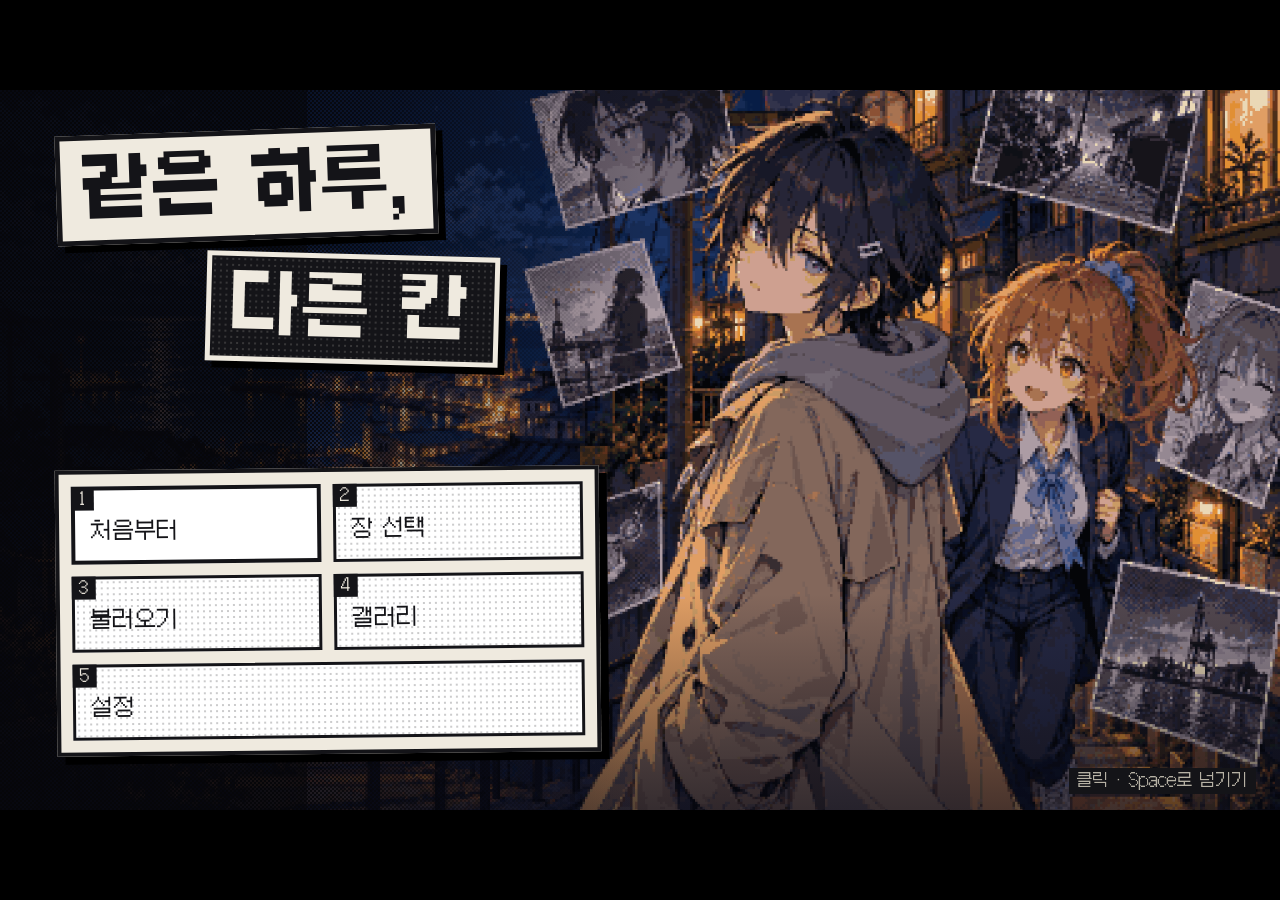
<file: web/index.html>
<!doctype html>
<html lang="ko">
<head>
<meta charset="utf-8">
<meta name="viewport" content="width=device-width, initial-scale=1, viewport-fit=cover">
<title>같은 하루, 다른 칸 — 1장 낙하</title>
<link rel="stylesheet" href="fonts/galmuri.css">
<link rel="stylesheet" href="css/game.css">
<link rel="icon" href="favicon.svg">
</head>
<body>
<div id="viewport">
  <div id="rotate">화면을 가로로 돌려 주세요</div>
  <div id="stage">
    <img id="bg" alt="">
    <div id="chars"></div>
    <img id="cg" alt="">

    <div id="explore" class="hidden"></div>

    <div id="trial" class="hidden">
      <div class="tr-gauge"><span class="tr-label">증인의 마음</span><span id="tr-ink"></span></div>
      <div id="tr-panel" class="tr-panel"></div>
    </div>

    <div id="puzzle" class="hidden"></div>

    <div id="goal" class="hidden"></div>
    <div id="hud">
      <button id="btn-log" class="hud-btn small" title="대사 기록">로그</button>
      <button id="btn-auto" class="hud-btn small" title="자동 진행">자동</button>
      <button id="btn-skip" class="hud-btn small" title="빨리 넘기기 (Ctrl)">빨리</button>
      <button id="btn-save" class="hud-btn small" title="저장">저장</button>
      <button id="btn-set" class="hud-btn small" title="설정">설정</button>
      <button id="btn-note" class="hud-btn">수첩</button>
    </div>

    <div id="textbox" class="hidden">
      <div id="tb-face"></div>
      <div id="tb-name"></div>
      <div id="tb-text"></div>
      <div id="tb-next">▼</div>
      <div id="actions" class="hidden"></div>
    </div>
    <div id="choices" class="hidden"></div>

    <div id="modal" class="hidden"></div>
    <div id="banner" class="hidden"></div>
    <div id="toast" class="hidden"></div>
    <div id="flash"></div>
    <div id="fade"></div>
  </div>
</div>

<script src="js/audio.js"></script>
<script src="js/data_ch1.js"></script>
<script src="js/data_ch2.js"></script>
<script src="js/data_ch3.js"></script>
<script src="js/data_ch4.js"></script>
<script src="js/data_ch5.js"></script>
<script src="js/data_ch6.js"></script>
<script src="js/assets.js"></script>
<script src="js/engine.js"></script>
<script src="js/playlog.js"></script>
<script src="js/fx.js"></script>
<script src="js/ui.js"></script>
<script src="js/explore.js"></script>
<script src="js/trial.js"></script>
<script src="js/puzzle.js"></script>
<script src="js/name.js"></script>
<script src="js/timeline.js"></script>
<script src="js/script_ch1.js"></script>
<script src="js/script_ch2.js"></script>
<script src="js/script_ch3.js"></script>
<script src="js/script_ch4.js"></script>
<script src="js/script_ch5.js"></script>
<script src="js/script_ch6.js"></script>
<script src="js/extras.js"></script>
<script src="js/main.js"></script>
</body>
</html>
</file>
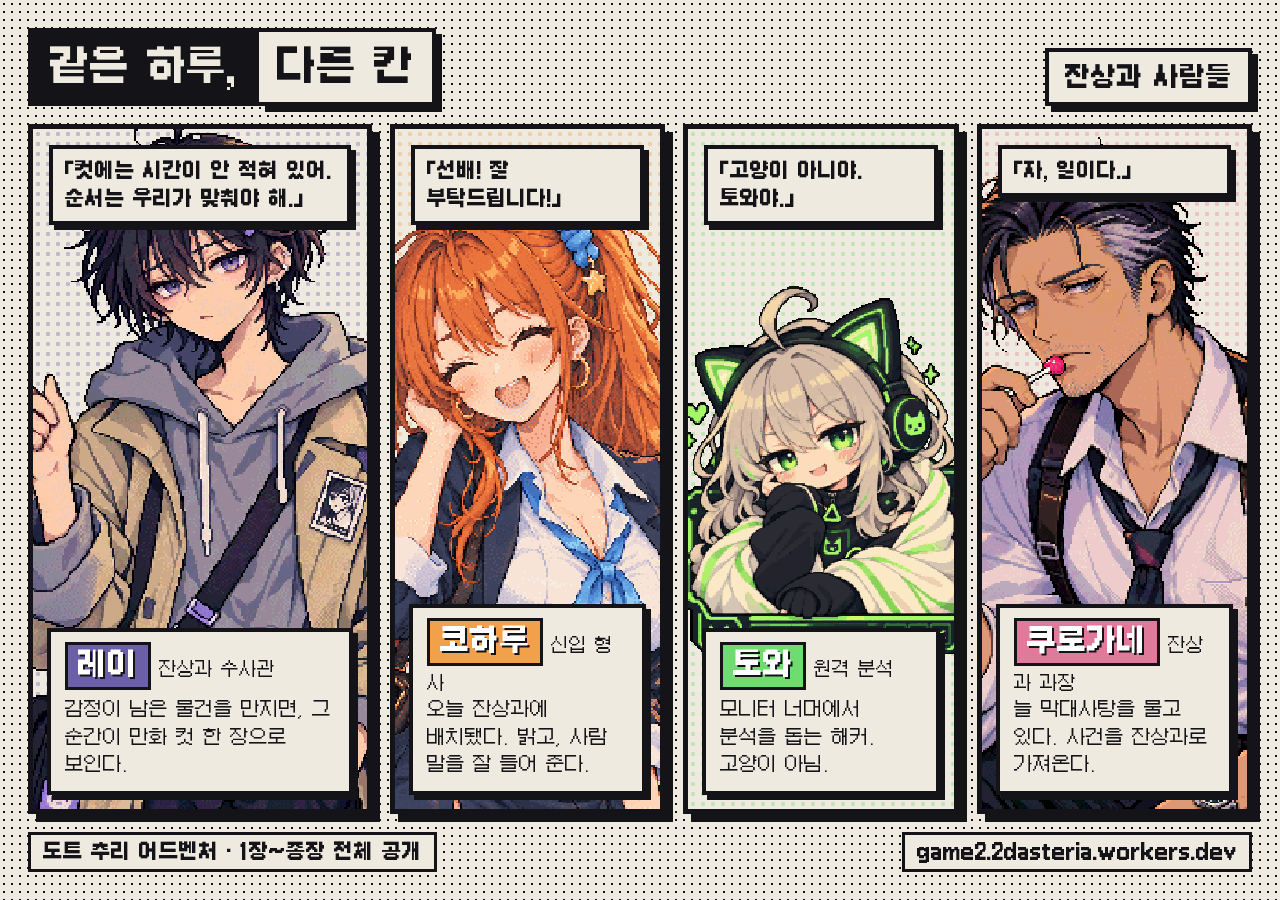
<file: promo/cast.html>
<!doctype html>
<meta charset="utf-8">
<link rel="stylesheet" href="../web/fonts/galmuri.css">
<style>
  :root { --paper: #efeadf; --ink: #141418; }
  * { box-sizing: border-box; margin: 0; }
  body { width: 1600px; height: 900px; background: var(--paper); font-family: Galmuri11, monospace; color: var(--ink); overflow: hidden;
    background-image: radial-gradient(var(--ink) 1px, transparent 1.2px); background-size: 8px 8px; background-color: var(--paper); }
  .page { position: absolute; inset: 28px; display: flex; flex-direction: column; gap: 18px; }
  header { display: flex; align-items: flex-end; justify-content: space-between; }
  .title { display: flex; gap: 0; }
  .title span { font: 700 40px Galmuri11; padding: 8px 18px; border: 4px solid var(--ink); }
  .title span:first-child { background: var(--ink); color: var(--paper); }
  .title span:last-child { background: var(--paper); border-left: 0; box-shadow: 6px 6px 0 var(--ink); }
  .sub { font: 700 26px Galmuri11; background: var(--paper); border: 4px solid var(--ink); padding: 8px 16px; box-shadow: 6px 6px 0 var(--ink); }
  .row { flex: 1; display: grid; gap: 18px; grid-template-columns: var(--cols); min-height: 0; }
  .panel { position: relative; border: 5px solid var(--ink); background: var(--paper); box-shadow: 8px 8px 0 var(--ink); overflow: hidden; }
  .panel::before { content: ''; position: absolute; inset: 0; opacity: .35;
    background-image: radial-gradient(var(--c) 2px, transparent 2.4px); background-size: 10px 10px; }
  .panel img { position: absolute; left: 50%; bottom: 0; height: 104%; transform: translateX(-50%); image-rendering: pixelated; }
  .panel.towa img { height: 78%; bottom: 120px; }
  .cap { position: absolute; left: 14px; right: 14px; bottom: 14px; background: var(--paper); border: 4px solid var(--ink); box-shadow: 5px 5px 0 var(--ink); padding: 10px 14px 12px; }
  .cap b { display: inline-block; font: 700 30px Galmuri11; padding: 0 10px 2px; background: var(--c); color: #fff; border: 3px solid var(--ink); margin-bottom: 6px; text-shadow: 2px 2px 0 var(--ink); }
  .cap em { font: 400 18px Galmuri11; font-style: normal; margin-left: 8px; }
  .cap p { font: 400 19px/1.45 Galmuri11; word-break: keep-all; }
  .quote { word-break: keep-all; }
  .quote { position: absolute; top: 16px; left: 16px; right: 16px; font: 700 20px/1.4 Galmuri11; background: var(--paper); border: 4px solid var(--ink); padding: 8px 12px; box-shadow: 5px 5px 0 var(--ink); }
  .row.grid6 { grid-template-rows: 1fr 1fr; }
  .grid6 .panel img { left: auto; right: -6%; transform: none; top: -4%; bottom: auto; height: 190%; }
  .grid6 .quote { right: 44%; font-size: 18px; }
  .grid6 .cap { right: 40%; padding: 8px 12px 10px; }
  .grid6 .cap b { font-size: 26px; }
  .grid6 .cap p { font-size: 17px; }
  .quote:empty { display: none; }
  .narrow { gap: 14px; }
  .narrow .panel img { height: 92%; }
  .narrow .quote { font-size: 17px; padding: 6px 8px; left: 10px; right: 10px; top: 10px; }
  .narrow .cap { left: 10px; right: 10px; bottom: 10px; padding: 8px 10px 10px; }
  .narrow .cap b { font-size: 24px; }
  .narrow .cap em { display: block; margin: 0 0 4px; font-size: 16px; }
  .narrow .cap p { font-size: 16px; }
  footer { display: flex; justify-content: space-between; font: 700 20px Galmuri11; }
  footer span { background: var(--paper); border: 3px solid var(--ink); padding: 4px 12px; }
</style>
<body>
<div class="page" id="page"></div>
<script>
const P = '../web/assets/portraits/';
const SETS = {
  team: {
    sub: '잔상과 사람들', cols: '1.25fr 1fr 1fr 1fr',
    people: [
      ['rei_serious', '레이', '잔상과 수사관', '#6b5fa8', '감정이 남은 물건을 만지면, 그 순간이 만화 컷 한 장으로 보인다.', '컷에는 시간이 안 적혀 있어. 순서는 우리가 맞춰야 해.'],
      ['koharu_happy', '코하루', '신입 형사', '#f2a14a', '오늘 잔상과에 배치됐다. 밝고, 사람 말을 잘 들어 준다.', '선배! 잘 부탁드립니다!'],
      ['towa_normal', '토와', '원격 분석', '#6fdc6f', '모니터 너머에서 분석을 돕는 해커. 고양이 아님.', '고양이 아니야. 토와야.', 'towa'],
      ['kurogane_normal', '쿠로가네', '잔상과 과장', '#e07a9a', '늘 막대사탕을 물고 있다. 사건을 잔상과로 가져온다.', '자, 일이다.'],
    ],
  },
  ch1: {
    sub: '1장 「낙하」 — 그날 밤의 사람들', cols: '1fr 1fr 1fr',
    people: [
      ['taiga_angry', '타이가', '택배 기사', '#c9961a', '쿵 소리 직후 건물을 뛰쳐나갔다. 강력계는 그를 범인으로 본다.', '도망쳤다니까요. 그게 다예요.'],
      ['ookubo_normal', '오오쿠보', '맨션 경비원', '#6b8a5a', '야구 중계를 좋아한다. "도망치는 걸 봤다"는 첫 증인.', '그놈이 나가고, 쿵. 확실해!'],
      ['himari_normal', '히마리', '옆집 아홉 살', '#e0679a', '사에키 선생에게 피아노를 배운다. 그날 밤, 엄마는 야근이었다.', '…아무것도 몰라요.'],
    ],
  },
  ch2: {
    sub: '2장 「앙코르 없음」', cols: 'repeat(6, 1fr)', narrow: true,
    people: [
      ['ruru_angry', '루루', '「크럼블」 보컬', '#e4572e', '무대에선 완벽한 미소, 무대 밖에선 독설. 스스로 "내 탓"이라고 한다.', '또 형사? 다 말했잖아. 내가 한 거야.'],
      ['pin_normal', '핀', '「크럼블」 베이스', '#a07ad8', '솜사탕 말투. 루루를 동경한다.', '루루는 아무것도 안 했어요.'],
      ['aoi_normal', '아오이', '「크럼블」 드럼·리더', '#3a78c9', '차분한 말투로 밴드를 붙잡고 있다.', '그날 앙코르는 없다고 했어요.'],
      ['kuramochi_normal', '쿠라모치', '공연장 조명 기사', '#d9a21b', '점검표에 「이상 없음」이라고 서명했다.', '저는 할 말 없어요.'],
      ['tendo_smile', '텐도', '소속사 사장', '#b0306a', '"루루가 리그를 만지는 걸 봤다"고 진술했다.', '협조할게요, 뭐든지.'],
      ['kirishima_normal', '키리시마', '「크럼블」 매니저', '#3aa58a', '공연 중 떨어진 조명 리그에 깔려 숨졌다.', ''],
    ],
  },
  ch3: {
    sub: '3장 「둘 중 하나」', cols: '1fr 1fr 1fr 1fr',
    people: [
      ['yuki_normal', '유키', '양과점 점원 · 언니', '#38a3a5', '쌍둥이 언니. 오른쪽 리본. 근무표상 그날 밤 마감 담당.', '그날 밤엔 가게에서 마감했어요.'],
      ['nagi_normal', '나기', '쌍둥이 동생', '#38a3a5', '왼쪽 리본. 그날은 쉬는 날이었다고 한다.', ''],
      ['madoka_smile', '마도카', '아케이드 점술가', '#7d4fd1', '"미래 컷"이 보인다며 수사에 협조한다. 양과점 단골.', '저는 앞일이 보여요.'],
      ['tofu_normal', '두부집 할머니', '건너편 두부집', '#8f9a4a', '아케이드 사람들은 「아케이드의 시계」라고 부른다.', '나는 다 봤어.'],
    ],
  },
  ch4: {
    sub: '4장 「지워 드립니다」', cols: '1fr 1fr 1fr 1fr',
    people: [
      ['hayaka_normal', '하야카', '열일곱 살', '#e85d75', '불이 난 다음 날 아침, 「기억 상담소」에서 그 밤의 기억을 지웠다.', '저, 아무것도 기억 안 나요.'],
      ['keiko_normal', '케이코', '하야카의 엄마', '#d4883a', '불탄 목욕탕 「사쿠라유」 주인 겐조의 딸.', '저도 오늘 알았어요.'],
      ['okamoto_angry', '오카모토', '재개발 반대 모임 대표', '#7a9a3a', '사쿠라유 건너편 집 2층에서 그날 밤을 봤다.', '하쿠요 놈들이야. 내가 다 봤어!'],
      ['murase_smile', '무라세', '하청 현장소장', '#a03a3a', '정중하고, 설명이 매끄럽다.', '노후 배전반 누전입니다.'],
    ],
  },
  ch5: {
    sub: '5장 「편집자」', cols: '1fr 1fr 1fr 1fr',
    people: [
      ['koharu_worried', '코하루', '사라진 신입', '#f2a14a', '책상에 남은 건 말라 버린 머그컵과 포스트잇 한 장.', '내일 아침 커피 담당 = 나!'],
      ['ren_smile', '렌', '흰 코트', '#8a8aa8', '은발에 안대. 레이를 6년 전부터 안다.', '또 만났네, 시노노메.'],
      ['tanabe_normal', '타나베', '본사 정문 경비원', '#5a7a9a', '코하루를 마지막으로 본 사람.', '흰 코트가 끌고 갔어요.'],
      ['towa_normal', '토와', '원격 분석', '#6fdc6f', '코하루가 지나간 길의 잔상을 쫓는다.', '잔상이 하나같이 너무 깔끔해.', 'towa'],
    ],
  },
  ch6: {
    sub: '종장 「같은 하루」', cols: '1fr 1fr 1fr',
    people: [
      ['shiori_normal', '시오리', '교복 차림의 여자아이', '#9a8f6a', '레이에게만 보이는 것 같다.', '이제 그날을 읽을 차례야.'],
      ['rei_normal', '레이', '잔상과 수사관', '#6b5fa8', '쓴 것만 마실 것 같은 얼굴로 단 커피를 마신다.', ''],
      ['asagiri_normal', '아사기리', '카페 「여백」 주인', '#8a5a3a', '구시가 언덕의 작은 카페. 레이는 단골이다.', '힘든 건 잊어도 돼.'],
    ],
  },
};
const S = SETS[location.hash.slice(1) || 'team'];
document.getElementById('page').innerHTML = `
  <header><div class="title"><span>같은 하루,</span><span>다른 칸</span></div><div class="sub">${S.sub}</div></header>
  <div class="row ${S.grid6 ? 'grid6' : ''} ${S.narrow ? 'narrow' : ''}" style="--cols:${S.cols}">
    ${S.people.map(([img, name, role, c, desc, q, cls]) => `
      <div class="panel ${cls || ''}" style="--c:${c}">
        <img src="${P + img}.png" alt="">
        <div class="quote">${q ? '「' + q + '」' : ''}</div>
        <div class="cap"><b>${name}</b><em>${role}</em><p>${desc}</p></div>
      </div>`).join('')}
  </div>
  <footer><span>도트 추리 어드벤처 · 1장~종장 전체 공개</span><span>game2.2dasteria.workers.dev</span></footer>`;
</script>
</body>
</file>
<file: web/fonts/galmuri.css>
/* Galmuri 2.39.3 — Copyright (c) 2019-2023 Minseo Lee, SIL Open Font License 1.1 (OFL.txt). CDN 없이 쓰려고 저장소에 넣었다. */
@font-face { font-family: Galmuri11; font-weight: 400; font-display: swap; src: url('Galmuri11.woff2') format('woff2'); }
@font-face { font-family: Galmuri11; font-weight: 700; font-display: swap; src: url('Galmuri11-Bold.woff2') format('woff2'); }
@font-face { font-family: Galmuri9; font-weight: 400; font-display: swap; src: url('Galmuri9.woff2') format('woff2'); }
</file>
<file: web/css/game.css>
:root {
  --ink: #1d1d22;
  --paper: #f7f3ea;
  --red: #e0383e;
  --gold: #f2c14e;
  --orange: #f2a14a;
  --font: 'Galmuri11', 'Galmuri9', 'Malgun Gothic', sans-serif;
}
* { box-sizing: border-box; }
html, body { margin: 0; height: 100%; background: #000; overflow: hidden; }
body { font-family: var(--font); color: var(--ink); -webkit-font-smoothing: none; user-select: none; }
button { font-family: inherit; }
.hidden { display: none !important; }

#viewport { position: fixed; inset: 0; }
/* 이미지 확대·축소: 원본(1024~1536px)을 화면 크기에 맞춰 줄여서 보여 주므로 부드럽게(auto) 줄인다.
   픽셀 그대로(pixelated) 줄이면 점이 불규칙하게 빠져 화질이 깨져 보인다. 탐색 맵은 정수 배율일 때만 pixelated. */
#stage {
  position: absolute; width: 1280px; height: 720px; transform-origin: 0 0;
  overflow: hidden; background: #111;
}
#bg { position: absolute; inset: 0; width: 100%; height: 100%; object-fit: cover; image-rendering: var(--pix, auto); }

/* ---------- 전환 / 효과 ---------- */
#fade { position: absolute; inset: 0; z-index: 88; background: #000; opacity: 0; pointer-events: none; transition: opacity .45s; }
#fade.on { opacity: 1; }
#flash { position: absolute; inset: 0; z-index: 87; opacity: 0; pointer-events: none; }
#flash.go { animation: flash .45s ease-out; }
@keyframes flash { 0% { opacity: .9; } 100% { opacity: 0; } }
#stage.quake > :not(#fade):not(#flash) { animation: quake .38s linear; }
@keyframes quake { 0%,100% { translate: 0 0; } 20% { translate: -14px 6px; } 40% { translate: 12px -8px; } 60% { translate: -8px 4px; } 80% { translate: 6px -2px; } }
.bg-old { position: absolute; inset: 0; width: 100%; height: 100%; object-fit: cover; image-rendering: var(--pix, auto); animation: fadeout .35s forwards; pointer-events: none; }
@keyframes fadeout { to { opacity: 0; } }
.cutv.flying { box-shadow: 0 0 0 4px var(--gold); }

/* ---------- 캐릭터 ---------- */
#chars { position: absolute; inset: 0; pointer-events: none; }
.char {
  position: absolute; bottom: 92px; height: 610px; width: auto;
  transform: translateX(-50%); transition: left .3s, filter .2s, opacity .3s, transform .3s;
  image-rendering: var(--pix, auto);
  /* 이미지 가장자리에서 잘린 팔·몸이 네모로 끊겨 보이지 않게 양옆과 아래를 흐린다 */
  -webkit-mask-image: linear-gradient(to right, transparent, #000 8%, #000 92%, transparent), linear-gradient(#000 72%, transparent 97%);
  -webkit-mask-composite: source-in;
  mask-image: linear-gradient(to right, transparent, #000 8%, #000 92%, transparent), linear-gradient(#000 72%, transparent 97%);
  mask-composite: intersect;
}
.char.enter { opacity: 0; transform: translateX(-50%) translateY(20px); }
.char[data-pos="left"] { left: 25%; }
.char[data-pos="center"] { left: 50%; }
.char[data-pos="right"] { left: 75%; }
.char[data-pos="farleft"] { left: 14%; }
.char[data-pos="farright"] { left: 86%; }
.char.dim { filter: brightness(.55); }
.char.leave { opacity: 0; transform: translateX(-50%) translateY(16px); }
.char.hop { animation: hop .28s ease-out; }
@keyframes hop { 40% { translate: 0 -10px; } }
.char.shake { animation: shake .3s linear 2; }
@keyframes shake { 0%,100% { margin-left: 0; } 25% { margin-left: -8px; } 75% { margin-left: 8px; } }

/* ---------- 대사창 ---------- */
#textbox {
  position: absolute; left: 40px; right: 40px; bottom: 24px; height: 170px; z-index: 20;
  background: rgba(247, 243, 234, .96); border: 4px solid var(--ink);
  box-shadow: 0 6px 22px rgba(0,0,0,.35);
  padding: 34px 34px 20px; cursor: pointer;
}
#textbox.narr { background: rgba(20, 20, 26, .92); color: #eee; border-color: #888; }
#tb-name {
  position: absolute; top: -26px; left: 24px; padding: 6px 18px;
  color: #fff; font-size: 24px; border: 4px solid var(--ink);
}
#tb-name:empty { display: none; }
#tb-text { font-size: calc(27px * var(--tb-scale, 1)); line-height: 1.55; white-space: pre-wrap; }
#tb-next { position: absolute; right: 22px; bottom: 12px; font-size: 20px; animation: blink 1s steps(2) infinite; }
@keyframes blink { 50% { opacity: 0; } }

/* ---------- 선택지 / 행동 ---------- */
#choices {
  position: absolute; inset: 0; z-index: 30; background: rgba(0,0,0,.45);
  display: flex; flex-direction: column; align-items: center; justify-content: center; gap: 16px;
}
.ch-prompt { color: #fff; font-size: 26px; margin-bottom: 10px; text-shadow: 2px 2px 0 #000; }
.ch-btn {
  width: 640px; padding: 18px 24px; font-size: 26px; text-align: left;
  background: var(--paper); border: 4px solid var(--ink); box-shadow: 0 6px 22px rgba(0,0,0,.35); cursor: pointer;
}
.ch-btn:hover { background: var(--gold); transform: translateX(8px); }

#actions {
  position: absolute; left: 40px; right: 40px; bottom: 204px; z-index: 21;
  display: flex; justify-content: center; gap: 14px;
}
.act-btn {
  padding: 14px 26px; font-size: 24px; cursor: pointer;
  background: var(--paper); border: 4px solid var(--ink); box-shadow: 0 6px 22px rgba(0,0,0,.35);
}
.act-btn:hover:not(:disabled) { background: var(--btn-hi, #2e3250); color: var(--txt, #eee); transform: translateY(-3px); }
.act-btn:disabled { opacity: .4; cursor: default; }
.act-btn.objection { background: var(--red); color: #fff; font-size: 28px; font-weight: bold; }
.act-btn.objection:hover { background: #ff4f55; }
.act-btn.press { background: #3b6fd0; color: #fff; }
.act-btn.koharu { background: var(--orange); }
.act-btn.small { font-size: 20px; padding: 12px 18px; }

/* ---------- 목표 / HUD ---------- */
#goal {
  position: absolute; top: 16px; left: 16px; right: 170px; z-index: 25;
  background: rgba(20,20,26,.88); color: #fff; border-left: 8px solid var(--gold);
  padding: 12px 18px; font-size: 22px; line-height: 1.4;
}
#goal b { color: var(--gold); margin-right: 10px; }
#hud { position: absolute; top: 16px; right: 16px; z-index: 26; display: flex; gap: 8px; align-items: flex-start; }
.hud-btn {
  padding: 12px 22px; font-size: 22px; cursor: pointer;
  background: var(--paper); border: 4px solid var(--ink); box-shadow: 0 6px 22px rgba(0,0,0,.35);
}
.hud-btn.small { padding: 8px 10px; font-size: 16px; border-width: 3px; box-shadow: 0 6px 22px rgba(0,0,0,.35); background: rgba(247,243,234,.85); }
.hud-btn.on { background: var(--gold); }
#btn-note.pulse { animation: pulse .5s ease-out; }
@keyframes pulse { 40% { transform: scale(1.18); background: var(--gold); } }
#goal { right: 372px; font-size: 20px; }

/* ---------- 배너 ---------- */
#banner {
  position: absolute; inset: 0; z-index: 60; pointer-events: none;
  display: flex; flex-direction: column; align-items: center; justify-content: center;
  background: rgba(0,0,0,.75); color: #fff;
  animation: fadein .3s;
}
.bn-main { font-size: 64px; font-weight: bold; text-shadow: 4px 4px 0 #000; }
.bn-sub { font-size: 28px; margin-top: 14px; color: #ccc; }
#banner.objection { background: repeating-conic-gradient(from 0deg at 50% 50%, rgba(224,56,62,.9) 0 3deg, rgba(20,0,0,.9) 3deg 10deg); }
#banner.objection .bn-main { font-size: 110px; color: #fff; -webkit-text-stroke: 4px #000; animation: slam .4s ease-out; }
#banner.objection .bn-sub { font-size: 34px; color: #fff; background: #000; padding: 8px 18px; }
@keyframes slam { 0% { transform: scale(2.5) rotate(-6deg); opacity: 0; } 100% { transform: scale(1) rotate(-3deg); opacity: 1; } }
@keyframes fadein { from { opacity: 0; } }

#toast {
  position: absolute; top: 90px; left: 50%; transform: translateX(-50%); z-index: 80;
  background: var(--ink); color: #fff; border: 3px solid #fff; padding: 12px 22px; font-size: 22px;
}

/* ---------- 모달 ---------- */
#modal {
  position: absolute; inset: 0; z-index: 50; background: rgba(0,0,0,.6);
  display: flex; align-items: center; justify-content: center;
}
.md-box {
  width: 1120px; max-height: 660px; overflow: auto;
  background: var(--paper); border: 5px solid var(--ink); box-shadow: 0 6px 22px rgba(0,0,0,.35);
  padding: 26px 30px;
}
.md-title { font-size: 32px; font-weight: bold; }
.md-title.gain { color: #5a3ea8; }
.md-sub { font-size: 21px; color: #555; margin: 6px 0 16px; }
.md-grid { display: grid; grid-template-columns: repeat(4, 1fr); gap: 16px; max-height: 452px; overflow-y: auto; padding: 4px 8px 4px 4px; }
#modal.pick .md-grid .cutv { min-width: 0; }
.md-one { display: flex; justify-content: center; }
.md-one .cutv { width: 440px; }
.md-lines { display: flex; flex-direction: column; gap: 10px; margin-top: 12px; }
.md-empty { color: #888; font-size: 20px; padding: 10px; }
.md-cancel, .md-ok {
  margin-top: 18px; padding: 12px 30px; font-size: 22px; cursor: pointer;
  background: var(--ink); color: #fff; border: none; box-shadow: 0 6px 22px rgba(0,0,0,.35);
}
#modal.gain .md-box { width: 640px; text-align: center; }
.line-btn {
  display: flex; flex-direction: column; gap: 4px; text-align: left;
  padding: 12px 16px; font-size: 22px; cursor: pointer;
  background: #fff; border: 3px solid var(--ink);
}
.line-btn small { font-size: 16px; color: #666; }
.line-btn:hover:not(.static) { background: var(--gold); }

/* ---------- 컷 ---------- */
.cutv {
  --owner: #555;
  position: relative; background: #fff; color: var(--ink); border: 4px solid var(--ink);
  display: flex; flex-direction: column; aspect-ratio: 4 / 3.4;
}
.cutv-head {
  display: flex; justify-content: space-between; gap: 6px;
  background: var(--owner); color: #fff; font-size: 16px; padding: 4px 8px;
  border-bottom: 3px solid var(--ink);
}
.cutv-body {
  flex: 1; position: relative; overflow: hidden auto;
  display: flex; flex-direction: column; align-items: center; justify-content: safe center; gap: 8px; padding: 10px;
  background-color: #fff;
  background-image: radial-gradient(#cfc9bc 1.4px, transparent 1.6px); background-size: 7px 7px;
}
.cutv-body.has-img { padding: 0; background: #111; }
.cutv.has-bubble .cutv-body:not(.has-img) { padding-top: 58px; }
.cutv-zoom {
  position: absolute; right: 6px; bottom: 6px; z-index: 2;
  font-size: 18px; padding: 2px 6px; cursor: zoom-in;
  background: rgba(255,255,255,.9); border: 2px solid var(--ink);
}
.zoom {
  position: absolute; inset: 0; z-index: 95; background: rgba(0,0,0,.85);
  display: flex; align-items: center; justify-content: center; cursor: zoom-out;
}
.zoom-box { width: 1040px; background: var(--paper); border: 5px solid var(--ink); padding: 14px; text-align: center; }
.zoom-head { font-size: 22px; font-weight: bold; text-align: left; margin-bottom: 8px; }
.zoom-box img { width: 100%; max-height: 540px; object-fit: contain; background: #111; display: block; }
.zoom-cap { font-size: 20px; margin: 10px 0; text-align: left; }
.zoom-box button { font-size: 20px; padding: 8px 26px; background: var(--ink); color: #fff; border: none; cursor: pointer; }
.cutv-cap { font-size: 14px; line-height: 1.35; padding: 4px 8px; border-top: 3px solid var(--ink); background: #fff; }
.cutv-img { position: absolute; inset: 0; width: 100%; height: 100%; object-fit: contain; -webkit-user-drag: none; user-select: none; }
.cutv-sfx { font-size: 38px; font-weight: bold; text-shadow: 3px 3px 0 #fff; }
.cutv-desc { font-size: 18px; line-height: 1.45; background: rgba(255,255,255,.92); padding: 6px 8px; border: 2px solid var(--ink); }
.cutv-dist { position: absolute; bottom: 6px; left: 6px; font-size: 14px; color: #888; }
.dist-tag { position: absolute; top: 34px; right: 6px; background: var(--red); color: #fff; font-size: 15px; padding: 2px 8px; z-index: 2; }
.cutv.pickable { cursor: pointer; transition: transform .1s; }
.cutv.pickable:hover { transform: translateY(-6px); box-shadow: 0 0 0 5px var(--gold); }
.cutv.dist-낙서 .cutv-body:not(.has-img) { background-image: repeating-linear-gradient(35deg, transparent 0 8px, rgba(200,30,30,.55) 8px 11px), repeating-linear-gradient(-50deg, transparent 0 12px, rgba(0,0,0,.4) 12px 15px); background-size: auto; }
.cutv.dist-미화 .cutv-body:not(.has-img) { background-image: radial-gradient(circle, #f5a3d3 4px, transparent 4.5px); background-size: 26px 26px; }
.cutv.dist-크레용 .cutv-body:not(.has-img) { background-image: repeating-linear-gradient(80deg, #ffe8a8 0 5px, #ffd6e6 5px 9px, #d8f0ff 9px 14px); background-size: auto; }
.cutv.dist-생략 .cutv-body:not(.has-img)::after { content: '(여백)'; position: absolute; right: 4px; top: 4px; width: 22%; height: 26%; opacity: .85; background: #fff; border: 3px dashed #bbb; color: #bbb; display: flex; align-items: center; justify-content: center; font-size: 18px; }
.cutv.dist-과장 .cutv-desc { font-size: 26px; font-weight: bold; }

.bubble {
  position: absolute; top: 40px; left: 50%; transform: translateX(-50%); z-index: 3;
  padding: 10px 14px; font-size: 20px; font-weight: bold; white-space: nowrap;
  background: var(--ink);
  clip-path: polygon(0% 15%, 12% 0%, 25% 12%, 40% 0%, 55% 10%, 70% 0%, 85% 12%, 100% 5%, 92% 35%, 100% 60%, 90% 80%, 100% 100%, 75% 90%, 55% 100%, 40% 88%, 22% 100%, 10% 85%, 0% 95%, 6% 55%);
}
.bubble > span { display: block; background: #fff; padding: 4px 10px; }
.bubble.empty > span { color: #999; min-width: 60px; text-align: center; }

/* ---------- 탐색 ---------- */
#explore { position: absolute; right: 40px; top: 90px; z-index: 15; width: 420px; }
.ex-head { display: inline-block; background: rgba(14,16,30,.85); color: var(--txt); border-left: 3px solid var(--accent); font-size: 22px; padding: 6px 16px; }
.ex-list { display: flex; flex-direction: column; gap: 8px; margin-top: 8px; max-height: 560px; overflow-y: auto; }
.ex-btn { text-align: left; padding: 12px 18px; font-size: 21px; cursor: pointer; background: var(--btn); color: var(--txt); border: 2px solid var(--btn-edge); border-radius: 4px; box-shadow: inset 0 1px 0 rgba(255,255,255,.12), 0 2px 0 var(--btn-edge); }
.ex-btn:hover { background: var(--btn-hi); box-shadow: inset 3px 0 0 var(--accent), 0 2px 0 var(--btn-edge); }
.ex-btn.seen { opacity: .6; }
.ex-btn.seen::after { content: ' ✓'; }
.ex-btn.haunt { animation: haunt 2.4s steps(4) infinite; }
.ex-btn.haunt::after { content: ' …누군가 있다'; color: #8a7fb8; font-size: 18px; }
@keyframes haunt { 0%, 100% { box-shadow: 0 6px 22px rgba(0,0,0,.35); } 50% { box-shadow: 0 0 0 4px #b8aee0, 0 6px 22px rgba(0,0,0,.35); } }

/* ---------- 심문 ---------- */
#trial { position: absolute; inset: 0; z-index: 10; pointer-events: none; }
.tr-gauge {
  position: absolute; top: 90px; left: 16px; z-index: 11;
  background: rgba(20,20,26,.88); color: #fff; padding: 10px 16px; font-size: 20px;
  display: flex; align-items: center; gap: 12px;
}
#tr-ink { display: flex; gap: 8px; }
.ink-b { width: 22px; height: 30px; border: 3px solid #fff; border-top-width: 7px; background: linear-gradient(to top, #3b6fd0 75%, transparent 75%); }
.ink-b.empty { background: transparent; opacity: .35; }
.tr-panel { position: absolute; right: 30px; top: 84px; width: 500px; pointer-events: auto; }
.tr-panel .cutv { aspect-ratio: auto; }
.tr-panel .cutv-body { aspect-ratio: 3 / 2; flex: none; }
#actions.trial { right: 560px; justify-content: flex-start; flex-wrap: wrap; }
.tr-panel .cutv { box-shadow: 0 6px 22px rgba(0,0,0,.35); }
.tr-panel .tr-label { background: var(--ink); color: #fff; font-size: 18px; padding: 4px 10px; display: inline-block; margin-bottom: 6px; }
.tr-panel .peeled .cutv-body { animation: peel .7s ease-out; }
@keyframes peel { from { clip-path: inset(0 0 0 100%); } to { clip-path: inset(0); } }
.tr-dots { display: flex; gap: 8px; margin-top: 8px; }
.tr-dot { width: 64px; height: 10px; background: rgba(255,255,255,.3); }
.tr-dot.on { background: var(--gold); }
.tr-dot.hint { background: var(--orange); box-shadow: 0 0 10px var(--orange); }

/* ---------- 퍼즐 ---------- */
#puzzle {
  position: absolute; inset: 0; z-index: 15; background: #2b2d35;
  display: flex; flex-direction: column; padding: 90px 30px 20px;
}
.pz-main { flex: 1; display: flex; gap: 24px; min-height: 0; }
.pz-paper {
  flex: 1; background: var(--paper); border: 3px solid #000; box-shadow: 0 6px 22px rgba(0,0,0,.35);
  padding: 24px; display: grid; gap: 18px; grid-auto-rows: 1fr; min-height: 0;
  outline: 3px dashed #9db6d6; outline-offset: -12px;
}
.pz-slot { position: relative; border: 4px dashed #b9b2a3; min-height: 0; display: flex; align-items: center; justify-content: center; color: #aaa; font-size: 20px; cursor: pointer; }
.pz-slot.filled { border: none; }
.pz-slot .cutv { width: 100%; height: 100%; aspect-ratio: auto; }
.pz-num { position: absolute; top: -14px; left: -12px; z-index: 4; background: var(--ink); color: #fff; font-size: 18px; padding: 2px 10px; }
.pz-slot.bad-right::after, .pz-slot.bad-left::before {
  content: ''; position: absolute; top: -8px; bottom: -8px; width: 12px; z-index: 5;
  background: repeating-linear-gradient(180deg, var(--red) 0 10px, transparent 10px 18px);
  animation: shake .3s linear 3;
}
.pz-slot.bad-right::after { right: -15px; }
.pz-slot.bad-left::before { left: -15px; }
.pz-slot.decoy { outline: 5px solid var(--red); }
.pz-tray { width: 330px; background: #363944; border: 3px solid #111; padding: 14px; overflow: auto; color: #ddd; }
.pz-tray h3 { margin: 0 0 10px; font-size: 20px; color: #bbb; }
.pz-tray .cutv { margin-bottom: 14px; cursor: pointer; }
.pz-tray .cutv:hover { box-shadow: 0 0 0 5px var(--gold); }
.pz-tray .cutv-desc { font-size: 16px; }
.pz-bar { display: flex; gap: 14px; align-items: center; margin-top: 16px; }
.pz-say { flex: 1; color: #fff; font-size: 22px; background: rgba(0,0,0,.4); padding: 12px 16px; border-left: 6px solid #6fdc6f; min-height: 52px; }
.pz-paper .cutv-desc { font-size: 15px; }
.pz-paper .cutv-sfx { font-size: 28px; }
.pz-slot .bubble { cursor: pointer; }
.pz-paper.reading .pz-slot { opacity: .2; transition: opacity .3s; }
.pz-paper.reading .pz-slot.lit { opacity: 1; }

/* ---------- 타이틀 ---------- */
.title-screen { position: absolute; inset: 0; z-index: 90; color: #fff; overflow: hidden; background: #0b0d1a; transition: opacity .45s; }
.title-screen.leaving { opacity: 0; }
.ts-bg { position: absolute; inset: 0; background-size: cover; background-position: center; image-rendering: var(--pix, auto); }
@keyframes ts-pan { from { transform: scale(1.04) translateX(-1.5%); } to { transform: scale(1.1) translateX(1.5%); } }
.ts-shade { position: absolute; inset: 0; background:
  linear-gradient(90deg, rgba(8,9,20,.92) 0%, rgba(8,9,20,.72) 38%, rgba(8,9,20,.15) 62%, rgba(8,9,20,.35) 100%),
  linear-gradient(0deg, rgba(8,9,20,.85), transparent 35%); }

.ts-char { position: absolute; bottom: -40px; height: 660px; image-rendering: var(--pix, auto);
  -webkit-mask-image: linear-gradient(to right, transparent, #000 8%, #000 92%, transparent), linear-gradient(#000 70%, transparent 96%);
  -webkit-mask-composite: source-in;
  mask-image: linear-gradient(to right, transparent, #000 8%, #000 92%, transparent), linear-gradient(#000 70%, transparent 96%);
  mask-composite: intersect; animation: ts-in .9s ease-out both; }
.ts-rei { right: 130px; height: 620px; animation-delay: .15s; }
.ts-koharu { right: -60px; height: 600px; filter: brightness(.7) saturate(.9); }
@keyframes ts-in { from { opacity: 0; transform: translateY(24px); } }

.title-screen.has-key .ts-char { display: none; }
.title-screen.has-key .ts-shade { background: linear-gradient(90deg, rgba(8,9,20,.78) 0%, rgba(8,9,20,.45) 30%, transparent 50%), linear-gradient(0deg, rgba(8,9,20,.6), transparent 30%); }

.ts-logo { position: absolute; left: 80px; top: 48px; animation: ts-in .8s ease-out both; }
.ts-chapter { display: inline-block; padding: 6px 14px; font-size: 20px; letter-spacing: 3px; color: #1d1d22; background: var(--gold); box-shadow: 0 6px 22px rgba(0,0,0,.35); }
.ts-logo h1 { margin: 18px 0 0; font-size: 84px; line-height: 1.08; letter-spacing: 2px; display: flex; flex-direction: column;
  text-shadow: 0 0 0 #000, 5px 5px 0 #000, 9px 9px 0 rgba(224,56,62,.85); }
.ts-logo .ts-l2 { margin-left: 120px; }
.ts-tag { margin-top: 20px; font-size: 22px; color: #c9cbe0; letter-spacing: 1px; padding-left: 4px; border-left: 4px solid var(--red); padding: 2px 0 2px 12px; }

.ts-menu { position: absolute; left: 80px; bottom: 70px; display: flex; flex-direction: column; align-items: flex-start; gap: 10px; }
.ts-btn { position: relative; display: block; min-width: 260px; padding: 9px 24px; font-size: 23px; text-align: left; color: #fff; text-decoration: none;
  background: rgba(16,18,34,.82); border: 3px solid #f7f3ea; box-shadow: 0 6px 22px rgba(0,0,0,.35); cursor: pointer; transition: transform .12s, background .12s; }
.ts-btn::before { content: '▶'; position: absolute; left: -30px; top: 50%; transform: translateY(-50%); font-size: 20px; color: var(--gold); opacity: 0; transition: opacity .12s; }
.ts-btn:hover, .ts-btn:focus-visible { transform: translateX(10px); background: rgba(40,44,80,.9); outline: none; }
.ts-btn:hover::before, .ts-btn:focus-visible::before { opacity: 1; }
.ts-btn.primary { color: #1d1d22; background: var(--paper); border-color: #000; }
.ts-btn small { display: block; font-size: 15px; color: #666; margin-top: 2px; }
.ts-btn.primary:hover { background: #fff; }
.ts-btn.small { min-width: 0; padding: 8px 18px; font-size: 18px; border-width: 2px; box-shadow: 0 6px 22px rgba(0,0,0,.35); color: #c9cbe0; }

.ts-scenes { position: absolute; left: 390px; bottom: 40px; width: 470px; z-index: 2; background: rgba(12,13,26,.96); border: 3px solid #f7f3ea; box-shadow: 0 6px 22px rgba(0,0,0,.35); animation: ts-in .25s ease-out both; }
.ts-scenes-head { display: flex; justify-content: space-between; align-items: center; padding: 12px 18px; font-size: 22px; background: var(--paper); color: #1d1d22; }
.ts-close { background: none; border: 0; font-size: 22px; cursor: pointer; }
.ts-scenes ol { list-style: none; margin: 0; padding: 8px 0; max-height: 520px; overflow: auto; }
.ts-scenes li button { display: flex; gap: 16px; width: 100%; padding: 8px 20px; font-size: 21px; color: #e6e6f0; text-align: left; background: none; border: 0; cursor: pointer; }
.ts-scenes li button b { color: var(--gold); font-weight: normal; }
.ts-scenes li button:hover { background: rgba(242,193,78,.16); color: #fff; }

.ts-hint { position: absolute; left: 80px; bottom: 34px; font-size: 16px; color: #8a8ca8; letter-spacing: 1px; }

/* ---------- 대사 기록 / 설정 ---------- */
.log-list { max-height: 470px; overflow: auto; display: flex; flex-direction: column; gap: 10px; padding-right: 8px; }
.log-row { display: grid; grid-template-columns: 110px 1fr; gap: 12px; font-size: 21px; line-height: 1.5; }
.log-row b { text-align: right; }
.log-row.narr span { grid-column: 1 / -1; color: #666; font-style: italic; }
#modal.settings .md-box { width: 760px; }
.set-grid { display: grid; grid-template-columns: 190px 1fr; gap: 22px 20px; align-items: center; font-size: 22px; margin: 18px 0; }
.set-seg { display: flex; gap: 8px; }
.set-seg button { flex: 1; padding: 10px; font-size: 19px; background: #fff; border: 3px solid var(--ink); cursor: pointer; }
.set-seg button.on { background: var(--ink); color: #fff; }
.set-grid input[type=range] { width: 100%; accent-color: var(--ink); }
.set-help { font-size: 17px; color: #666; }

/* ---------- 이벤트 CG ---------- */
#cg { position: absolute; inset: 0; width: 100%; height: 100%; object-fit: cover; image-rendering: var(--pix, auto); z-index: 16; opacity: 0; pointer-events: none; transition: opacity .6s; }
#cg.on { opacity: 1; }

/* ---------- UI 스킨 (assets/ui/ 이미지가 있을 때만, ui.js가 skin-* 클래스를 붙인다) ---------- */
#stage.skin-textbox #textbox:not(.narr) { background: none; border: 24px solid transparent; border-image: var(--ui-textbox) 24 fill / 24px stretch; box-shadow: none; padding: 14px 16px 0; }
#stage.skin-textbox_dark #textbox.narr { background: none; border: 24px solid transparent; border-image: var(--ui-textbox_dark) 24 fill / 24px stretch; box-shadow: none; padding: 14px 16px 0; }
#stage.skin-textbox #tb-name { top: -46px; left: 0; }
#stage.skin-name #tb-name { background: none !important; color: var(--ink); border: 12px solid transparent; border-image: var(--ui-name) 12 fill / 12px stretch; padding: 0 8px; }
#stage.skin-name #tb-name::before { content: ''; display: inline-block; width: 12px; height: 12px; margin-right: 8px; background: var(--name-accent, var(--gold)); }
#stage.skin-button :is(.act-btn, .ch-btn, .md-ok, .md-cancel, .hud-btn) { background: none; border: 12px solid transparent; border-image: var(--ui-button) 12 fill / 12px stretch; box-shadow: none; color: var(--ink); }
#stage.skin-button_hot :is(.act-btn:hover:not(:disabled), .ch-btn:hover, .md-ok:hover, .md-cancel:hover, .hud-btn:hover, .hud-btn.on) { border-image: var(--ui-button_hot) 12 fill / 12px stretch; }
#stage.skin-button_red .act-btn.objection { border-image: var(--ui-button_red) 12 fill / 12px stretch; color: #fff; }
#stage.skin-panel .md-box { background: none; border: 36px solid transparent; border-image: var(--ui-panel) 36 fill / 36px stretch; box-shadow: none; padding: 0 6px; }
#stage.skin-icons .hud-btn { position: relative; font-size: 0; width: 60px; height: 60px; padding: 0; }
#stage.skin-icons .hud-btn::after { content: ''; position: absolute; inset: 2px; background: var(--ui-icons) no-repeat; background-size: 800% 100%; image-rendering: var(--pix, auto); }
#stage.skin-icons .hud-btn { border-width: 4px; }
#stage.skin-icons #btn-note::after { background-position: 0.0% 0; }
#stage.skin-icons #btn-log::after { background-position: 14.286% 0; }
#stage.skin-icons #btn-auto::after { background-position: 28.571% 0; }
#stage.skin-icons #btn-skip::after { background-position: 42.857% 0; }
#stage.skin-icons #btn-set::after { background-position: 57.143% 0; }
#stage.skin-icons #btn-save::after { background-position: 85.714% 0; }
#stage.skin-objection #banner.objection { background: var(--ui-objection) center / cover no-repeat, #000; image-rendering: var(--pix, auto); }

/* ---------- 결론 / 수첩 ---------- */
.md-grid.few { grid-template-columns: repeat(3, 1fr); gap: 22px; }
.md-grid.few .cutv-cap { font-size: 16px; }
.nb-tabs { display: flex; gap: 8px; margin: 12px 0 16px; border-bottom: 4px solid var(--ink); }
.nb-tabs button { padding: 8px 20px; font-size: 20px; background: #e8e2d4; border: 3px solid var(--ink); border-bottom: none; cursor: pointer; }
.nb-tabs button.on { background: var(--ink); color: #fff; }
.nb-page { max-height: 440px; overflow: auto; }
.line-btn.used { opacity: .6; }
.nb-people { display: grid; grid-template-columns: repeat(2, 1fr); gap: 14px; }
.nb-person { display: flex; gap: 14px; align-items: center; background: #fff; border: 3px solid var(--ink); padding: 10px; }
.nb-person img { width: 88px; height: 88px; object-fit: cover; object-position: 50% 12%; image-rendering: var(--pix, auto); background: #2b2d35; border: 2px solid var(--ink); }
.nb-person b { font-size: 22px; }
.nb-person p { margin: 4px 0 0; font-size: 17px; line-height: 1.4; color: #444; }

/* ---------- 퍼즐 끌어 놓기 ---------- */
.pz-ghost { position: absolute; z-index: 99; width: 230px; pointer-events: none; opacity: .9; transform: rotate(-3deg); box-shadow: 0 6px 22px rgba(0,0,0,.35); }
.pz-slot.drop { outline: 5px solid var(--gold); outline-offset: 2px; }
.pz-dragging { opacity: .35; }

/* 여백 컷: 아무것도 없는 하얀 칸 */
.cutv.blank .cutv-body { background: #fff; background-image: none; }
.cutv-whisper { font-size: 15px; color: #c8c4ba; text-align: center; padding: 0 18px; line-height: 1.5; }


/* ---------- UI 테마: 반투명 패널 (크림색 상자 + 검은 그림자 스타일 대체) ---------- */
:root { --glass: rgba(14, 16, 30, .82); --glass-2: rgba(28, 31, 54, .9); --line: rgba(255, 255, 255, .16); --txt: #eef0f8; --sub: #a9adc6; }
#textbox {
  left: 50%; right: auto; width: min(1120px, calc(100% - 80px)); transform: translateX(-50%);
  bottom: 16px; height: 156px; padding: 30px 40px 18px;
  background: linear-gradient(180deg, rgba(14,16,30,.78), rgba(14,16,30,.92));
  border: 1px solid var(--line); border-radius: 12px; color: var(--txt);
  box-shadow: 0 10px 30px rgba(0,0,0,.35);
}
#textbox.narr { background: linear-gradient(180deg, rgba(8,9,16,.7), rgba(8,9,16,.88)); border-color: rgba(255,255,255,.1); color: #d9dbe8; }
#textbox.narr #tb-text { font-style: normal; color: #cfd2e2; }
#tb-name { top: -18px; left: 30px; padding: 5px 18px; font-size: 21px; border: none; border-radius: 6px; box-shadow: 0 4px 12px rgba(0,0,0,.3); }
#tb-text { font-size: 25px; line-height: 1.6; }
#tb-next { color: var(--gold); font-size: 16px; right: 24px; bottom: 14px; }

.ch-btn, .act-btn, .md-ok, .md-cancel, .hud-btn {
  border: 1px solid var(--line); border-radius: 8px; background: var(--glass); color: var(--txt);
  box-shadow: 0 6px 18px rgba(0,0,0,.3); transition: background .15s, transform .15s, border-color .15s;
}
.ch-btn:hover, .act-btn:hover:not(:disabled), .md-ok:hover, .md-cancel:hover, .hud-btn:hover { background: var(--glass-2); border-color: rgba(242,193,78,.6); }
.ch-btn { width: 680px; font-size: 24px; padding: 16px 24px; }
.ch-btn:hover { transform: translateX(6px); }
.ch-prompt { text-shadow: 0 2px 8px #000; }
.act-btn { font-size: 22px; padding: 12px 24px; }
.act-btn.small { font-size: 18px; padding: 10px 16px; }
.act-btn.objection { background: linear-gradient(180deg, #e8474d, #b92a30); border-color: rgba(255,255,255,.35); font-size: 26px; }
.act-btn.objection:hover { background: linear-gradient(180deg, #ff5a60, #c9353b); }
.act-btn.press { background: linear-gradient(180deg, #4a7fe0, #2f5cb4); border-color: rgba(255,255,255,.3); }
.act-btn.koharu { background: linear-gradient(180deg, #f2a14a, #d27f2a); color: #1d1d22; }
#actions { bottom: 206px; }

#hud { gap: 6px; }
.hud-btn, .hud-btn.small { padding: 7px 12px; font-size: 15px; background: rgba(14,16,30,.6); }
#btn-note { font-size: 17px; padding: 7px 16px; }
.hud-btn.on { background: rgba(242,193,78,.85); color: #1d1d22; }
#goal { top: 14px; left: 14px; right: 330px; border-left: 3px solid var(--gold); border-radius: 0 8px 8px 0; background: rgba(14,16,30,.72); font-size: 19px; padding: 9px 16px; }

.md-box { border: 1px solid rgba(0,0,0,.12); border-radius: 12px; box-shadow: 0 20px 60px rgba(0,0,0,.5); }
.md-ok, .md-cancel { font-size: 20px; padding: 10px 28px; }
.tr-gauge, .tr-panel .tr-label { border-radius: 6px; background: rgba(14,16,30,.72); }
.ink-b { border-width: 2px; border-top-width: 5px; border-radius: 3px; }
#toast { border: 1px solid var(--line); border-radius: 8px; background: rgba(14,16,30,.9); }
.ts-btn { border: 1px solid rgba(255,255,255,.28); border-radius: 8px; background: rgba(14,16,30,.62); box-shadow: 0 8px 24px rgba(0,0,0,.35); }
.ts-btn.primary { background: rgba(247,243,234,.92); border-color: transparent; }
.ts-chapter { box-shadow: none; border-radius: 4px; }
.ts-scenes { border: 1px solid rgba(255,255,255,.2); border-radius: 12px; overflow: hidden; }

/* ---------- UI 정리 (사용자 피드백 15개) ---------- */
body { word-break: keep-all; overflow-wrap: normal; }
:root { --accent: #c9a24a; --btn: #23263c; --btn-hi: #2e3250; --btn-edge: #0b0c16; }

/* 상반신: 위쪽 기준으로 세워 얼굴이 대사창에 안 가리게, 도트는 픽셀 그대로 */
.char { top: 6px; bottom: auto; image-rendering: pixelated; }

/* 대사창: 낮게 (한두 줄) */
#textbox { height: 112px; padding: 22px 36px 12px; }
#tb-text { font-size: 24px; line-height: 1.55; }
#tb-name { top: -16px; left: 26px; background: var(--btn) !important; color: var(--txt); border: 1px solid var(--line); border-bottom: 2px solid var(--name-accent, var(--accent)); font-size: 19px; padding: 3px 14px; }

/* 심문 버튼: 대사창 안 오른쪽 아래에 작게 */
#textbox #actions { position: absolute; left: auto; right: 14px; bottom: 10px; top: auto; z-index: 2; display: flex; gap: 6px; justify-content: flex-end; flex-wrap: nowrap; }
#textbox #actions.hidden { display: none !important; }
#stage.in-trial #textbox { height: 132px; }
#stage.in-trial #tb-text { padding-right: 0; }
#textbox .act-btn, #textbox .act-btn.small { font-size: 16px; padding: 6px 12px; }
#textbox .act-btn.objection { font-size: 17px; }

/* 버튼 질감: 한 가지 모양 (도트 테두리 + 1px 그림자 + 눌림) */
.act-btn, .ch-btn, .md-ok, .md-cancel, .hud-btn, .hud-btn.small, #btn-note {
  background: var(--btn); color: var(--txt); border: 2px solid var(--btn-edge); border-radius: 4px;
  box-shadow: inset 0 1px 0 rgba(255,255,255,.12), 0 2px 0 var(--btn-edge); transition: none;
}
.act-btn:hover:not(:disabled), .ch-btn:hover, .md-ok:hover, .md-cancel:hover, .hud-btn:hover { background: var(--btn-hi); border-color: var(--btn-edge); transform: none; }
.act-btn:active:not(:disabled), .ch-btn:active, .md-ok:active, .md-cancel:active, .hud-btn:active { transform: translateY(2px); box-shadow: inset 0 1px 0 rgba(255,255,255,.12); }
.act-btn.press, .act-btn.koharu { background: var(--btn); color: var(--txt); }
.act-btn.objection { background: var(--accent); color: #111; border-color: var(--btn-edge); }
.act-btn.objection:hover { background: var(--accent); filter: brightness(1.12); }
.ch-btn:hover { transform: none; box-shadow: inset 3px 0 0 var(--accent), 0 2px 0 var(--btn-edge); }

/* 오른쪽 위: 모두 같은 모양, 수첩만 색으로 구분. 심문 중엔 자동·빨리 숨김 */
.hud-btn, .hud-btn.small, #btn-note { font-size: 15px; padding: 6px 12px; }
#btn-note { border-bottom-color: var(--accent); box-shadow: inset 0 -2px 0 var(--accent), 0 2px 0 var(--btn-edge); }
.hud-btn.on { background: var(--accent); color: #111; }
#stage.in-trial #btn-auto, #stage.in-trial #btn-skip { display: none; }

/* 목표: 한 줄, 강조색 하나 */
#goal { white-space: normal; word-break: keep-all; border-left-color: var(--accent); }
#goal b { color: var(--accent); }

/* 심문 정보 */
.tr-gauge { top: 66px; font-size: 18px; gap: 10px; }
.tr-gauge small { display: block; font-size: 12px; color: var(--sub); }
.ink-b { border-color: #cfd2e2; background: linear-gradient(to top, var(--accent) 75%, transparent 75%); }
.tr-panel { top: calc(var(--goal-h, 44px) + 24px); }
.tr-dot { background: rgba(255,255,255,.22); height: 6px; }
.tr-dot.on { background: var(--accent); }
.tr-dot.hint { background: rgba(255,255,255,.22); box-shadow: none; outline: 2px solid var(--accent); outline-offset: 1px; }

/* 돋보기: 컷 머리띠 안 */
.cutv-head .cutv-zoom { position: static; margin-left: auto; padding: 0 6px; font-size: 13px; line-height: 1.2; border: 1px solid rgba(255,255,255,.6); background: rgba(0,0,0,.25); color: #fff; }
.cutv-head { align-items: center; }

.tr-gauge { display: none; }
.tr-dots { align-items: center; }
.tr-mind { margin-left: auto; display: flex; align-items: center; gap: 6px; font-size: 15px; color: var(--txt); background: rgba(14,16,30,.72); padding: 4px 10px; border-radius: 4px; }
.tr-mind small { font-size: 12px; color: var(--sub); }
.tr-mind .ink-b { width: 14px; height: 20px; }

/* 퍼즐 칸 번호가 컷 제목(시점 이름)을 가리지 않게 */
.pz-slot .cutv-head { padding-left: 34px; }

/* 상반신: 크게, 불투명하게 (가장자리 흐림 제거, v3 그림은 여백이 있어 필요 없음) */
.char { top: 0; -webkit-mask-image: none; mask-image: none; }
.char.dim { filter: brightness(.72); }
#textbox { background: linear-gradient(180deg, rgba(14,16,30,.94), rgba(10,11,22,.97)); }
#textbox.narr { background: linear-gradient(180deg, rgba(8,9,16,.92), rgba(6,7,12,.96)); }
.char[data-pos="left"] { left: 27%; }
.char[data-pos="right"] { left: 73%; }

/* 상반신은 창 크기와 상관없이 같은 크기(가슴 위가 대사창 위에 오게). 도트는 픽셀 그대로 키운다 */
.char { height: 860px; top: 0; }

/* 원고 평가 / 장면 선택의 장 제목 */
#modal.rank .md-box { width: 520px; background: #12142a; color: var(--txt); border: 1px solid var(--line); text-align: center; }
.rank-head { font-size: 22px; color: var(--sub); }
.rank-letter { font-size: 120px; line-height: 1.1; margin: 24px 0 12px; position: relative; z-index: 0; color: var(--accent); text-shadow: 0 6px 0 #000; }
.rank-rows { display: grid; gap: 6px; margin: 10px auto 6px; width: 320px; font-size: 19px; }
.rank-rows div { display: flex; justify-content: space-between; border-bottom: 1px dashed rgba(255,255,255,.12); padding: 4px 0; }
.ts-scenes li.ts-ch { padding: 10px 20px 4px; color: var(--gold); font-size: 17px; }

/* 물증 카드 / 단어 조각 / 짚기 */
.cutv.item .cutv-body { background: #f3eedf; background-image: repeating-linear-gradient(0deg, transparent 0 27px, rgba(80,90,140,.18) 27px 28px); }
.cutv-memo { font-size: 16px; line-height: 1.6; padding: 10px 12px; color: #2a2a33; }
.nb-words { display: flex; flex-wrap: wrap; gap: 8px; }
.word-chip { padding: 6px 12px; border-radius: 4px; background: #e8e2d4; border: 2px solid #1d1d22; font-size: 18px; }
.word-chip.cat-person { background: #f2dfe4; } .word-chip.cat-place { background: #dfe9f2; } .word-chip.cat-time { background: #efe6cf; } .word-chip.cat-thing { background: #e3efdf; } .word-chip.cat-act { background: #ece3f2; }
#modal.spot .md-box { width: 1000px; }
.spot-wrap img { width: 100%; cursor: crosshair; display: block; image-rendering: auto; }
.spot-list { display: flex; flex-direction: column; gap: 8px; margin-top: 10px; }
.tr-hold { background: var(--red); color: #fff; padding: 0 8px; border-radius: 3px; margin-left: 6px; font-size: 14px; }
.tr-dot.broken { background: rgba(255,255,255,.55); }

.zoom-img { position: relative; }
.zoom-head small { font-size: 15px; color: #8a6d1e; margin-left: 12px; font-weight: normal; }
.spot-mark { position: absolute; width: 34px; height: 34px; margin: -17px 0 0 -17px; border: 3px solid var(--gold); border-radius: 50%; pointer-events: none; animation: pulse .5s ease-out; }
.spot-chips { display: flex; flex-wrap: wrap; gap: 6px; justify-content: center; }
.spot-chips button { font-size: 13px; padding: 3px 8px; border: 1px dashed #777; background: rgba(255,255,255,.85); cursor: pointer; }
.spot-chips button.got { border-style: solid; border-color: var(--gold); }

/* ---------- 네임 (가설 문장) ---------- */
.name-screen { position: absolute; inset: 0; z-index: 45; background: rgba(6,7,14,.78); display: flex; align-items: center; justify-content: center; }
.name-box { position: relative; width: min(1060px, calc(100% - 80px)); background: rgba(14,16,30,.94); color: var(--txt); border: 1px solid var(--line); border-radius: 10px; padding: 26px 34px 22px; box-shadow: 0 20px 60px rgba(0,0,0,.5);
  background-image: repeating-linear-gradient(0deg, transparent 0 47px, rgba(80,100,160,.16) 47px 48px); }
.name-head { font-size: 24px; margin-bottom: 14px; }
.name-head b { background: var(--accent); color: #111; padding: 2px 10px; border-radius: 3px; margin-right: 8px; font-weight: normal; }
.name-head small { display: block; font-size: 16px; color: var(--sub); margin-top: 6px; }
.name-text { font-size: 26px; line-height: 2.05; }
.name-blank { font: inherit; font-size: 23px; min-width: 110px; padding: 0 12px; margin: 0 4px; border: none; border-bottom: 3px dashed var(--sub); background: rgba(255,255,255,.06); color: var(--sub); cursor: pointer; }
.name-blank.set { color: #fff; border-bottom-style: solid; border-bottom-color: var(--accent); background: rgba(255,255,255,.12); }
.name-say { margin-top: 16px; font-size: 18px; color: var(--sub); min-height: 26px; }
.name-bar { display: flex; gap: 10px; justify-content: flex-end; margin-top: 12px; }
.name-pop { position: absolute; z-index: 3; min-width: 180px; max-width: 420px; display: flex; flex-wrap: wrap; gap: 6px; padding: 10px; background: #12142a; border-radius: 6px; box-shadow: 0 10px 30px rgba(0,0,0,.5); }
.name-pop-head { width: 100%; font-size: 14px; color: var(--sub); }
.name-pop button { font-size: 18px; padding: 5px 12px; border: 1px solid var(--line); border-radius: 4px; background: var(--btn); color: var(--txt); cursor: pointer; }
.name-pop button:hover { background: var(--btn-hi); }

/* 컷 배열: 칸 안의 자리(.pz-half). 동시 칸은 두 자리가 나란히, 두 칸 너비 */
.pz-slot { border: none; gap: 8px; align-items: stretch; }
.pz-half { flex: 1; min-width: 0; position: relative; border: 4px dashed #b9b2a3; display: flex; align-items: center; justify-content: center; color: #aaa; font-size: 20px; }
.pz-half.filled { border: none; }
.pz-half .cutv { width: 100%; height: 100%; aspect-ratio: auto; }
.pz-slot.sim { grid-column: span 2; }
.pz-slot.sim .pz-half:not(.filled) { border-color: var(--accent, #c9961a); }
.pz-half.drop { outline: 5px solid var(--gold); outline-offset: 2px; }
.pz-slot.sim { background: rgba(201,150,26,.12); outline: 3px solid #c9961a; outline-offset: 5px; border-radius: 2px; }
.pz-slot.sim .pz-half + .pz-half { border-left: 3px dotted #c9961a; padding-left: 8px; }
.pz-slot.sim .pz-half.filled + .pz-half.filled { border-left: 3px dotted #c9961a; }

/* ---------- 연출 효과 (fx.js) ---------- */
.fx-canvas { position: absolute; inset: 0; width: 100%; height: 100%; pointer-events: none; image-rendering: pixelated; }
#fade { display: none; } /* 장면 전환은 fx-top의 디더로 */

/* 큰 흔들림, 반전 프레임, 흑백, 고스트, 글리치 — 계단식으로 움직여 도트 느낌 */
#stage.quake-big > :not(.fx-canvas):not(#flash) { animation: quake-big .5s steps(10) both; }
@keyframes quake-big { 0%,100% { translate: 0 0; } 10% { translate: -24px 10px; } 20% { translate: 22px -14px; } 30% { translate: -18px 8px; } 45% { translate: 14px -6px; } 60% { translate: -8px 4px; } 80% { translate: 4px -2px; } }
#stage.fx-invert > #bg, #stage.fx-invert > #chars, #stage.fx-invert > #cg, #stage.fx-invert > #trial, #stage.fx-invert > #puzzle { filter: invert(1) grayscale(1) contrast(2); }
#stage.fx-mono > #bg, #stage.fx-mono > #chars, #stage.fx-mono > #explore { filter: grayscale(1) contrast(1.15); }
#stage.fx-ghost > #bg, #stage.fx-ghost > #chars { animation: fx-ghost .7s steps(7); }
@keyframes fx-ghost { 0%,100% { filter: none; } 20% { filter: drop-shadow(6px 0 0 rgba(255,60,120,.6)) drop-shadow(-6px 0 0 rgba(60,220,255,.6)); } 50% { filter: drop-shadow(-4px 0 0 rgba(255,60,120,.5)) drop-shadow(4px 0 0 rgba(60,220,255,.5)) brightness(1.2); } 80% { filter: drop-shadow(2px 0 0 rgba(255,60,120,.4)) drop-shadow(-2px 0 0 rgba(60,220,255,.4)); } }
#stage.fx-glitch > #bg, #stage.fx-glitch > #chars { animation: fx-glitch .7s steps(1) both; }
@keyframes fx-glitch {
  0% { clip-path: inset(10% 0 70% 0); translate: 30px 0; filter: hue-rotate(90deg); }
  15% { clip-path: inset(50% 0 20% 0); translate: -40px 0; }
  30% { clip-path: inset(0 0 85% 0); translate: 20px 0; filter: invert(1); }
  45% { clip-path: inset(70% 0 5% 0); translate: -16px 0; filter: none; }
  60% { clip-path: inset(30% 0 40% 0); translate: 50px 0; filter: hue-rotate(200deg); }
  80% { clip-path: inset(0); translate: -6px 0; filter: none; }
  100% { clip-path: inset(0); translate: 0 0; }
}
#stage.fx-pulse::after { content: ''; position: absolute; inset: 0; z-index: 85; pointer-events: none; animation: fx-pulse 1.2s steps(12); }
@keyframes fx-pulse {
  0%, 30%, 60%, 100% { box-shadow: inset 0 0 0 0 rgba(170,20,40,0); }
  10%, 45% { box-shadow: inset 0 0 0 26px rgba(170,20,40,.55), inset 0 0 0 60px rgba(170,20,40,.25); }
}

/* 의성어 도장 */
.fx-stamp { position: absolute; left: 50%; top: 42%; z-index: 87; pointer-events: none; transform: translate(-50%, -50%) rotate(-6deg);
  font-family: 'Galmuri11', sans-serif; font-weight: bold; font-size: 132px; color: #fff; letter-spacing: 4px;
  text-shadow: 6px 0 #111, -6px 0 #111, 0 6px #111, 0 -6px #111, 6px 6px #111, -6px -6px #111, 6px -6px #111, -6px 6px #111, 12px 12px 0 var(--red, #c33);
  animation: fx-stamp 1.1s steps(1) both; }
@keyframes fx-stamp { 0% { transform: translate(-50%, -50%) rotate(-6deg) scale(2.2); opacity: 0; } 8% { transform: translate(-50%, -50%) rotate(-6deg) scale(1.3); opacity: 1; } 16%, 75% { transform: translate(-50%, -50%) rotate(-6deg) scale(1); opacity: 1; } 88% { opacity: .5; } 100% { opacity: 0; } }
.fx-stamp.big { font-size: 180px; }

/* 반박 컷인 */
.fx-cutin { position: absolute; inset: 0; z-index: 84; pointer-events: none; overflow: hidden; }
.fx-band { position: absolute; left: -10%; right: -10%; top: 36%; height: 170px; transform: rotate(-4deg); overflow: hidden;
  background: repeating-linear-gradient(90deg, #111 0 40px, #1b1b22 40px 44px); border-top: 8px solid var(--c); border-bottom: 8px solid var(--c);
  animation: fx-band-in .22s steps(4) both, fx-band-run .3s steps(3) infinite; }
.fx-band img { position: absolute; left: 14%; top: -120px; height: 560px; image-rendering: pixelated; }
.fx-band b { position: absolute; left: 40%; top: 50%; transform: translateY(-50%); font-family: 'Galmuri11', sans-serif; font-size: 76px; color: #fff; white-space: nowrap;
  text-shadow: 5px 5px 0 var(--c), -3px -3px 0 #000; animation: fx-word-in .3s steps(3) .12s both; }
.fx-cutin.out .fx-band { animation: fx-band-out .18s steps(3) both; }
@keyframes fx-band-in { from { clip-path: inset(0 100% 0 0); } to { clip-path: inset(0); } }
@keyframes fx-band-out { from { clip-path: inset(0); } to { clip-path: inset(0 0 0 100%); } }
@keyframes fx-band-run { to { background-position: -44px 0; } }
@keyframes fx-word-in { from { translate: 120px 0; opacity: 0; } to { translate: 0 0; opacity: 1; } }

/* 증언 컷 찢기 */
.fx-tear { position: absolute !important; z-index: 83; pointer-events: none; margin: 0 !important; animation: fx-tear-a .85s steps(9) both; }
.fx-tear-a { clip-path: polygon(0 0, 54% 0, 46% 18%, 56% 36%, 44% 55%, 55% 74%, 47% 100%, 0 100%); }
.fx-tear-b { clip-path: polygon(54% 0, 100% 0, 100% 100%, 47% 100%, 55% 74%, 44% 55%, 56% 36%, 46% 18%); animation-name: fx-tear-b; }
@keyframes fx-tear-a { 0% { transform: none; } 20% { transform: translate(-8px, 0) rotate(-2deg); } 100% { transform: translate(-120px, 420px) rotate(-24deg); opacity: 0; } }
@keyframes fx-tear-b { 0% { transform: none; } 20% { transform: translate(8px, 0) rotate(2deg); } 100% { transform: translate(140px, 460px) rotate(28deg); opacity: 0; } }

/* 화면 당기기 */
#stage > #bg, #stage > #chars { transition: transform .5s steps(6); transform-origin: 50% 40%; }
#stage[data-zoom=left] > #bg, #stage[data-zoom=left] > #chars { transform: scale(1.18); transform-origin: 22% 30%; }
#stage[data-zoom=right] > #bg, #stage[data-zoom=right] > #chars { transform: scale(1.18); transform-origin: 78% 30%; }
#stage[data-zoom=center] > #bg, #stage[data-zoom=center] > #chars { transform: scale(1.14); transform-origin: 50% 30%; }

/* 표정이 바뀔 때의 반응 */
.char.re-shake { animation: shake .3s steps(4) 2; }
.char.re-jump { animation: re-jump .4s steps(5); }
.char.re-sink { animation: re-sink .7s steps(6) both; }
@keyframes re-jump { 30% { translate: 0 -28px; } 60% { translate: 0 4px; } }
@keyframes re-sink { 0% { translate: 0 0; } 40%, 100% { translate: 0 16px; } }

/* 외치는 대사 */
#textbox.jolt { animation: quake .3s steps(5); }
#textbox.jolt #tb-text { font-size: 1.22em; }
.fx-stamp.hold { font-size: 96px; top: 30%; left: 72%; color: #ffdede; text-shadow: 5px 0 #8a1020, -5px 0 #8a1020, 0 5px #8a1020, 0 -5px #8a1020, 8px 8px 0 #111; }
.rank-letter { animation: fx-rank .7s steps(5) both; }
@keyframes fx-rank { 0% { transform: scale(3) rotate(-12deg); opacity: 0; } 40% { transform: scale(.9) rotate(-4deg); opacity: 1; } 100% { transform: scale(1) rotate(-4deg); } }

/* ---------- 연출 2 ---------- */
/* 대사: 강조어, 전화, 속마음 */
#tb-text em { font-style: normal; color: var(--gold, #f2c14e); }
#textbox.phone #tb-text { color: #cfe8ff; }
#textbox.phone::after { content: ''; position: absolute; inset: 0; pointer-events: none; background: repeating-linear-gradient(0deg, rgba(160,200,255,.07) 0 2px, transparent 2px 4px); }
#textbox.phone #tb-name::after { content: ' · 전화'; font-size: .75em; opacity: .8; }
#textbox.thought #tb-text { color: #b9bccb; }

/* 배경이 바뀌면 살짝 다가오며 자리 잡는다 */
#bg.settle { animation: bg-settle 1.1s steps(8) both; }
@keyframes bg-settle { from { transform: scale(1.05); } to { transform: scale(1); } }

/* 선택지: 시간이 멈춘 듯 가라앉는다 */
#stage.fx-choice > #bg, #stage.fx-choice > #chars, #stage.fx-choice > #fx-back { filter: grayscale(.7) brightness(.6); transition: filter .3s steps(3); }

/* CG: 위아래 검은 띠 + 천천히 다가감 */
#stage.cg-on::before, #stage.cg-on::after { content: ''; position: absolute; left: 0; right: 0; height: 54px; background: #000; z-index: 17; animation: bar-in .3s steps(4) both; }
#stage.cg-on::before { top: 0; } #stage.cg-on::after { bottom: 0; }
@keyframes bar-in { from { height: 0; } }
#cg.on { animation: cg-pan 9s steps(30) both; }
@keyframes cg-pan { from { transform: scale(1); } to { transform: scale(1.06); } }

/* 형광등 깜빡임 */
#stage.fx-dim > #bg, #stage.fx-dim > #chars { filter: brightness(.55); }

/* 회상 */
#stage.fx-memory > #bg, #stage.fx-memory > #chars, #stage.fx-memory > #cg { filter: grayscale(1) sepia(.55) contrast(1.1) brightness(.9); }

/* 증인이 무너진다 */
.char.fx-break { animation: fx-break 1s steps(10) both; }
@keyframes fx-break { 0%, 20%, 40% { filter: brightness(4) grayscale(1); translate: -10px 0; } 10%, 30%, 50% { filter: invert(1); translate: 10px 0; } 70% { filter: grayscale(1) brightness(.6); translate: 0 14px; } 100% { filter: none; translate: 0 0; } }

/* 장 제목 카드 */
.fx-title { position: absolute; inset: 0; z-index: 91; background: #08080c; color: #fff; display: flex; flex-direction: column; align-items: center; justify-content: center; gap: 14px; animation: fadein .2s steps(3); }
.fx-title.out { animation: fadeout .4s steps(4) forwards; }
.ft-panels { position: absolute; inset: 60px 120px; }
.ft-panels i { position: absolute; border: 6px solid #f7f3ea; animation: ft-draw .5s steps(5) both; }
.ft-panels i:nth-child(1) { left: 0; top: 0; width: 38%; height: 46%; }
.ft-panels i:nth-child(2) { right: 0; top: 0; width: 58%; height: 46%; animation-delay: .15s; }
.ft-panels i:nth-child(3) { left: 0; right: 0; bottom: 0; height: 50%; animation-delay: .3s; }
@keyframes ft-draw { from { clip-path: inset(0 100% 100% 0); } to { clip-path: inset(0); } }
.ft-top { position: relative; font-size: 30px; letter-spacing: 8px; color: var(--gold, #f2c14e); }
.ft-main { position: relative; font-size: 84px; min-height: 100px; text-shadow: 6px 6px 0 #000; }
.ft-sub { position: relative; font-size: 22px; color: #b9bccb; opacity: 0; }
.fx-title.done .ft-sub { animation: fadein .4s steps(4) forwards; opacity: 1; }
.fx-title.done .ft-main { animation: ft-stamp .3s steps(3); }
@keyframes ft-stamp { from { transform: scale(1.25); } }
/* 제목은 아래 넓은 칸 안에 */
.fx-title { justify-content: flex-end; padding-bottom: 108px; }
.ft-panels i:nth-child(1), .ft-panels i:nth-child(2) { height: 40%; }
.ft-panels i:nth-child(3) { height: 52%; }
.ft-panels i { overflow: hidden; }
.ft-panels img { position: absolute; left: 0; width: 100%; top: -8%; height: auto; image-rendering: pixelated; filter: grayscale(1) contrast(1.3) brightness(.9); animation: ft-face 2.4s steps(12) both; }
@keyframes ft-face { from { transform: translateY(18px); } }
.ft-panels img { width: auto; height: 240%; left: 50%; top: -40%; translate: -50% 0; }

/* 겹쳐 보기 */
.fx-overlay { position: absolute; inset: 0; z-index: 84; background: rgba(6,7,14,.82); animation: fadein .2s steps(3); }
.fx-overlay.out { animation: fadeout .25s steps(3) forwards; }
.fx-ov-head { position: absolute; top: 70px; left: 0; right: 0; text-align: center; font-size: 34px; color: var(--gold, #f2c14e); letter-spacing: 6px; }
.fx-overlay .cutv { position: absolute; top: 150px; width: 560px; left: 50%; transition: transform .6s steps(6), opacity .6s steps(6); }
.fx-ov-l { transform: translateX(-590px) rotate(-2deg); }
.fx-ov-r { transform: translateX(30px) rotate(2deg); }
.fx-overlay.merge .fx-ov-l { transform: translateX(-280px); }
.fx-overlay.merge .fx-ov-r { transform: translateX(-280px); opacity: .55; mix-blend-mode: screen; }
/* 파기 칸 */
.pz-slot.discard { grid-column: span 2; background: rgba(160,30,40,.12); outline: 3px dashed #b03040; outline-offset: 5px; }
.pz-slot.discard .pz-num { background: #b03040; }
.pz-slot.discard .pz-half.filled .cutv { filter: grayscale(1) brightness(.75); }

/* 시각표 */
.tl-paper { flex: 1; display: grid; grid-auto-rows: 34px; gap: 10px; background: #f4efe2; border: 4px solid #111; padding: 16px; align-content: start; }
.tl-paper { grid-template-rows: 34px; grid-auto-rows: 1fr; }
.tl-corner, .tl-time { font-size: 20px; color: #333; display: flex; align-items: center; justify-content: center; border-bottom: 3px solid #1d1d22; }
.tl-time { font-family: 'Galmuri11', monospace; letter-spacing: 2px; }
.tl-who { font-size: 22px; color: #1d1d22; display: flex; align-items: center; justify-content: center; background: #e6dfcd; border-left: 6px solid #38a3a5; }
.tl-who.bad { background: #f2c4c4; border-left-color: #b03040; animation: shake .3s steps(4); }
.tl-cell { position: relative; border: 3px dashed #b9b2a3; display: flex; align-items: center; justify-content: center; cursor: pointer; min-height: 0; }
.tl-cell.filled { border: none; }
.tl-cell .cutv { width: 100%; height: 100%; aspect-ratio: auto; }
.tl-cell.locked { outline: 3px solid var(--gold, #f2c14e); }
.tl-empty { color: #c9c2b0; font-size: 22px; }
.pz-tray .cutv.picked { box-shadow: 0 0 0 5px var(--gold, #f2c14e); transform: translateX(-6px); }
.tl-paper.reading .tl-cell { opacity: .25; }
.tl-paper.reading .tl-cell.lit { opacity: 1; }

/* ---------- 모바일 ---------- */
/* 조작 패드는 게임 화면(#stage) 밖, 실제 화면 구석에 손가락 크기로 */
/* 컷 끌기: 브라우저가 스크롤로 가로채지 않게 (예전 #pad 규칙을 지울 때 선택자가 깨져 있던 것 복구) */
#puzzle .cutv { touch-action: none; }
/* 묶음 안의 컷은 세로로 밀면 묶음이 스크롤되고, 옆(원고 쪽)으로 끌면 컷이 끌린다 */
#puzzle .pz-tray .cutv { touch-action: pan-y; }
/* 세로 화면에선 글씨가 너무 작아진다: 가로로 돌리라고 안내 */
#rotate { display: none; }
@media (orientation: portrait) and (pointer: coarse) {
  #rotate { display: flex; position: fixed; inset: 0; z-index: 200; align-items: center; justify-content: center; text-align: center; padding: 24px;
    background: #0b0d1a; color: #f7f3ea; font-size: 20px; line-height: 1.6; }
  #rotate::before { content: '⟳'; display: block; font-size: 56px; color: var(--gold, #f2c14e); margin-bottom: 12px; }
  #rotate { flex-direction: column; }
}

/* 말하는 사람 얼굴 (상반신이 화면에 없을 때) */
#tb-face { display: none; position: absolute; left: 18px; top: 50%; transform: translateY(-50%); width: 128px; height: 128px;
  background-color: rgba(255,255,255,.06); background-repeat: no-repeat; background-size: 205% auto; image-rendering: pixelated;
  border: 3px solid var(--name-accent, rgba(255,255,255,.4)); border-radius: 6px; }
#textbox.has-face #tb-face { display: block; animation: fadein .15s steps(2); }
#textbox.has-face #tb-text { padding-left: 150px; }
#textbox.has-face #tb-name { left: 170px; }
.pz-face { display: inline-block; vertical-align: middle; width: 56px; height: 56px; margin: -6px 12px -6px 0; border-radius: 4px;
  background-repeat: no-repeat; background-size: 205% auto; image-rendering: pixelated; border: 2px solid rgba(255,255,255,.4); background-color: rgba(255,255,255,.06); }
#tb-face { width: 104px; height: 104px; left: 16px; }
#textbox.has-face #tb-text { padding-left: 122px; }
#textbox.has-face #tb-name { left: 140px; }

/* 4·5장 */
.cutv.eroded .cutv-body { filter: blur(3px) grayscale(1) contrast(.7); }
.cutv.eroded::after { content: '흐려짐'; position: absolute; left: 6px; bottom: 6px; background: #444; color: #ddd; font-size: 14px; padding: 2px 6px; }
.pz-pagebreak { text-align: center; color: #8a8478; font-size: 18px; letter-spacing: 6px; border-top: 3px dashed #b9b2a3; padding-top: 2px; height: 22px; }
.tl-cell { min-width: 0; overflow: hidden; }

/* 멀리 선 인물(창밖·길 건너), 원격 인물(모니터 창) */
.char.far { height: 420px; top: 150px; opacity: .5; filter: brightness(.75) saturate(.6); }
.char.far.dim { filter: brightness(.6) saturate(.5); }
.char.remote { height: 400px; top: 70px; filter: drop-shadow(0 0 14px rgba(90, 255, 160, .35)); animation: remote-on .3s steps(3); }
.char.remote.dim { filter: brightness(.7) drop-shadow(0 0 8px rgba(90, 255, 160, .2)); }
@keyframes remote-on { 0% { clip-path: inset(48% 0 48% 0); } 50% { clip-path: inset(20% 0 20% 0); } 100% { clip-path: inset(0); } }

/* 조작 안내(도움말) 대사창 */
#textbox.tip { border-left: 4px solid #8fa0c8; }
#textbox.tip #tb-text { font-size: 21px; color: #d6dcf0; }

/* 반박하는 동안: 증언 패널을 치우고 레이를 앞으로 */
#stage.rebutting #trial { opacity: 0; pointer-events: none; transition: opacity .15s; }
#stage.rebutting .char[data-char="rei"] { z-index: 3; }
#stage.rebutting .char:not([data-char="rei"]) { filter: brightness(.45); }

/* 컷 고르기: 많으면 작게 */
.md-grid.many { gap: 10px; }
.md-grid.many .cutv-cap { font-size: 14px; }
.md-grid.many .cutv-head { font-size: 14px; }

/* 컷 묶음: 두 줄로 놓아 여러 장을 한눈에 비교 */
.pz-tray { width: 430px; display: grid; grid-template-columns: 1fr 1fr; gap: 10px; align-content: start; }
.pz-tray h3 { grid-column: 1 / -1; margin-bottom: 0; }
.pz-tray .cutv { margin-bottom: 0; }
.pz-tray .cutv-cap, .pz-tray .cutv-desc { font-size: 13px; }
/* 알림은 대사창 바로 위 가운데: 증언 패널 제목을 가리지 않게 */
#toast { top: auto; bottom: 150px; }
/* 퍼즐·컷 칸 안의 컷 그림은 칸을 꽉 채운다(양옆 검은 띠 없이) */
.pz-slot .cutv-img, .pz-tray .cutv-img, .tl-cell .cutv-img, .md-grid .cutv-img { object-fit: cover; }

@media (pointer: coarse) { .ts-hint { display: none; } }
.pz-tray .cutv-head { font-size: 12px; white-space: nowrap; overflow: hidden; }

/* 조사 목록: 말 걸기 / 살펴보기 */
.ex-group { font-size: 15px; color: var(--sub, #aab); margin: 6px 0 -2px; letter-spacing: .1em; }
.ex-btn.talk { display: flex; align-items: center; gap: 12px; }
.ex-face { flex: none; width: 44px; height: 44px; border-radius: 4px; background: #222 no-repeat; background-size: 240%; border: 2px solid var(--btn-edge, #111);
  display: inline-flex; align-items: center; justify-content: center; color: #889; font-size: 20px; }

/* ---------- 결론 몽타주 ---------- */
.montage { position: absolute; inset: 0; z-index: 45; background: rgba(6,7,12,.88); display: flex; align-items: center; justify-content: center; }
.montage .mt-cut { position: absolute; width: 640px; transform: rotate(var(--tilt)) scale(1); animation: mt-in .22s steps(3); box-shadow: 0 16px 50px rgba(0,0,0,.7); }
.montage .mt-cut.mt-old { transform: rotate(var(--tilt)) scale(.86) translateY(-14px); filter: brightness(.55); }
.montage.mt-out { animation: mt-out .4s steps(4) forwards; }
@keyframes mt-in { 0% { transform: rotate(var(--tilt)) scale(1.25); opacity: 0; } 100% { transform: rotate(var(--tilt)) scale(1); opacity: 1; } }
@keyframes mt-out { to { opacity: 0; } }

/* ---------- 엔딩 크레딧 ---------- */
.credits { position: absolute; inset: 0; z-index: 60; background: #05060b; overflow: hidden; cursor: pointer; }
.cr-roll { position: absolute; left: 0; right: 0; top: 100%; text-align: center; color: var(--txt); animation: roll 34s linear forwards; }
.cr-roll h2 { font-size: 44px; margin: 0 0 10px; }
.cr-roll h3 { font-size: 20px; color: var(--sub); margin: 60px 0 14px; letter-spacing: .3em; }
.cr-roll p { font-size: 24px; margin: 8px 0; }
.cr-roll .cr-end { color: var(--accent); font-size: 26px; }
.cr-roll .cr-last { margin-top: 120px; font-size: 30px; }
@keyframes roll { to { transform: translateY(calc(-100% - 760px)); } }

/* ---------- 갤러리 / 저장 슬롯 ---------- */
#modal.gallery .md-box, #modal.slots .md-box { background: #12142a; color: var(--txt); border: 1px solid var(--line); }
.gal-tabs { display: flex; gap: 8px; margin: 10px 0 14px; }
.gal-tabs button, .gal-list button, .slot { background: var(--btn); color: var(--txt); border: 2px solid var(--btn-edge); border-radius: 4px; padding: 8px 16px; font-size: 18px; cursor: pointer; }
.gal-tabs button.on, .gal-list button.on { background: var(--accent); color: #111; }
.gal-grid { display: grid; grid-template-columns: repeat(4, 1fr); gap: 12px; }
.gal-cg { aspect-ratio: 3 / 2; background: #222 center / cover; border: 2px solid var(--btn-edge); cursor: zoom-in; }
.gal-cg.locked, .gal-list .locked { display: flex; align-items: center; justify-content: center; color: #556; font-size: 26px; cursor: default; }
.gal-list { display: grid; grid-template-columns: repeat(3, 1fr); gap: 8px; }
.gal-list .locked { font-size: 18px; padding: 8px 16px; border: 2px dashed #333; border-radius: 4px; justify-content: flex-start; }
.gal-cuts { display: grid; grid-template-columns: repeat(5, 1fr); gap: 10px; }
.gal-cuts .cutv-img { object-fit: cover; }
.slot-list { display: flex; flex-direction: column; gap: 10px; margin: 10px 0 16px; }
.slot { display: flex; align-items: center; gap: 16px; text-align: left; font-size: 20px; padding: 14px 18px; }
.slot .sl-n { font-size: 26px; color: var(--accent); width: 30px; }
.slot .sl-empty { color: #667; }
.slot small { margin-left: auto; color: var(--sub); }

/* 대사 몸짓 */
.char.re-hop { animation: re-hop .32s steps(4); }
.char.re-tilt { animation: re-tilt .45s steps(5); }
@keyframes re-hop { 40% { translate: 0 -14px; } }
@keyframes re-tilt { 50% { rotate: -2deg; translate: -4px 0; } }

/* 타이틀에서 여는 창(불러오기·갤러리)이 타이틀 위로 */
#modal.gallery, #modal.slots { z-index: 95; }
.montage .mt-cut .cutv-body { aspect-ratio: 3 / 2; flex: none; }
.montage .mt-cut .cutv-img { object-fit: cover; }
.montage .cutv-zoom { display: none; }
.ex-btn { padding: 9px 16px; font-size: 19px; }
.ex-list { max-height: 590px; }

/* 조사: 구역 이동 · 살펴보기/잔상 읽기 · 집중력 */
.ex-head { display: flex; align-items: center; gap: 14px; }
.ex-focus { margin-left: auto; font-size: 14px; color: var(--sub); display: inline-flex; align-items: center; gap: 3px; }
.ex-focus i { display: inline-block; width: 10px; height: 14px; border: 1px solid var(--accent); }
.ex-focus i.on { background: var(--accent); }
.ex-areas { display: flex; gap: 6px; margin-top: 8px; }
.ex-areas button { flex: 1; padding: 6px 8px; font-size: 16px; background: rgba(14,16,30,.8); color: var(--sub); border: 1px solid var(--line); border-radius: 4px; cursor: pointer; }
.ex-areas button.on { color: #111; background: var(--accent); border-color: var(--accent); }
.ex-row { display: flex; gap: 6px; }
.ex-row .ex-btn { flex: 1; }
.ex-btn.looked { box-shadow: inset 3px 0 0 var(--sub), 0 2px 0 var(--btn-edge); }
.ex-read { flex: none; width: 64px; font-size: 16px; cursor: pointer; background: #2a2440; color: #d9cff7; border: 2px solid var(--btn-edge); border-radius: 4px; }
.ex-read:hover:not(:disabled) { background: #3a3060; }
.ex-read:disabled { cursor: default; opacity: .55; }
.ex-row.read .ex-read { background: var(--accent); color: #111; opacity: 1; }
.ex-row.empty .ex-btn { opacity: .5; }
.ex-row.haunt .ex-btn { animation: haunt 2.4s steps(4) infinite; }
.ex-row.haunt .ex-btn::after { content: ' …누군가 있다'; color: #8a7fb8; font-size: 16px; }

/* 아이에게 컷을 보여 줄 때: 다그치는 반박이 아니라 조용히 */
#banner.gentle { background: radial-gradient(ellipse at center, rgba(40,36,70,.92), rgba(10,10,20,.85)); }
#banner.gentle .bn-main { font-size: 64px; color: #f3eefc; text-shadow: 0 0 18px rgba(190,170,255,.6); }

/* 컷 묶음: 가로 스크롤 없이 세로로만 */
.pz-tray { overflow-x: hidden; overflow-y: auto; grid-template-columns: repeat(2, minmax(0, 1fr)); }
.pz-tray .cutv { min-width: 0; }
.montage .mt-cut { height: auto !important; }
.montage .mt-cut .cutv-cap { display: none; }

/* 수첩 「사건」 · 지난 이야기 */
.case-box { color: var(--txt, #eee); }
.case-ch { color: var(--accent); font-size: 15px; }
.case-box h3 { margin: 4px 0 8px; font-size: 24px; }
.case-sum { font-size: 18px; line-height: 1.6; color: var(--sub, #bbc); margin: 0 0 10px; }
.case-h { margin: 14px 0 6px; font-size: 15px; color: var(--sub, #aab); letter-spacing: .1em; }
.case-fact { font-size: 18px; line-height: 1.5; padding: 4px 0; }
.case-fact.unk { color: #889; }
.case-fact.next { color: var(--accent); }
#modal.case .md-box { background: #12142a; color: var(--txt); }
#modal.note .case-box { color: inherit; }
#modal.note .case-sum, #modal.note .case-h { color: #666; }

/* 만화 페이지 컷신 */
.manga { position: absolute; inset: 0; z-index: 46; background: rgba(6,7,12,.92); display: flex; flex-direction: column; align-items: center; justify-content: center; cursor: pointer; }
.mg-page { width: 980px; height: 600px; background: #f4f1ea; padding: 14px; display: grid; gap: 12px; box-shadow: 0 20px 60px rgba(0,0,0,.7); transform: rotate(-.6deg); }
.mg-page.mg-3 { grid-template-columns: 1fr 1fr; grid-template-rows: 1fr 1.2fr; }
.mg-page.mg-3 .mg-last { grid-column: 1 / -1; }
.mg-page.mg-4 { grid-template-columns: 1fr 1fr 1fr; grid-template-rows: 1fr 1.3fr; }
.mg-page.mg-4 .mg-last { grid-column: 1 / -1; }
.mg-page.mg-2 { grid-template-columns: 1fr 1.3fr; }
.mg-cell { aspect-ratio: auto !important; width: auto !important; height: auto !important; min-height: 0; min-width: 0; overflow: hidden; animation: mg-in .3s steps(3); }
.mg-cell .cutv-body { min-height: 0; }
.mg-cell .cutv-img { object-fit: cover; }
.mg-cell .cutv-zoom { display: none; }
.mg-last { box-shadow: 0 0 0 4px #111; }
.mg-cap { margin-top: 18px; font-size: 26px; color: #f4f1ea; letter-spacing: .08em; }
@keyframes mg-in { 0% { clip-path: inset(0 100% 0 0); } 100% { clip-path: inset(0 0 0 0); } }
.manga.mt-out { animation: mt-out .4s steps(4) forwards; }

/* 증언 붕괴 변형 */
.fx-break-melt { animation: fx-melt 1s steps(10) both; }
@keyframes fx-melt { 0% { filter: none; transform: none; } 40% { filter: blur(2px) saturate(1.6) hue-rotate(20deg); } 100% { filter: blur(6px) saturate(2) hue-rotate(60deg); transform: translateY(60px) scaleY(1.25); opacity: 0; } }
.fx-break-split { animation: fx-split .9s steps(6) both; }
@keyframes fx-split { 0% { transform: none; } 30% { transform: translateX(-14px); filter: drop-shadow(10px 0 0 #e0405a) drop-shadow(-10px 0 0 #3b8fd0); clip-path: inset(0 0 52% 0); } 60% { transform: translateX(18px); clip-path: inset(38% 0 0 0); } 100% { transform: translateX(-30px); opacity: 0; clip-path: inset(48% 0 46% 0); } }
.fx-break-fade { animation: fx-fade 1s steps(8) both; }
@keyframes fx-fade { 0% { filter: none; } 50% { filter: brightness(1.8) contrast(.5); } 100% { filter: brightness(3) contrast(.2); opacity: 0; clip-path: inset(0 0 0 100%); } }

/* 다음 장 예고 */
.manga.preview { gap: 14px; }
.pv-head { font-size: 22px; letter-spacing: .2em; color: #b9b3a6; display: flex; flex-direction: column; align-items: center; gap: 6px; }
.pv-head b { font-size: 34px; letter-spacing: .06em; color: #fff; }
.pv-cut { width: 540px !important; height: auto !important; aspect-ratio: 3 / 2; transform: rotate(-1deg); box-shadow: 0 0 0 6px #f4f1ea, 0 12px 40px rgba(0,0,0,.6); }

/* 흔들림 끄기 */
.no-shake #stage.quake > *, .no-shake #stage.quake-big > *, .no-shake .char.shake, .no-shake #textbox.jolt { animation: none !important; }
/* 첫 로딩 */
#loading { position: fixed; inset: 0; z-index: 999; background: #0b0c12; color: #cfc8b8; display: flex; flex-direction: column; align-items: center; justify-content: center; gap: 18px; font-size: 20px; letter-spacing: .15em; transition: opacity .4s; }
#loading i { width: 220px; height: 6px; background: #2a2c38; position: relative; overflow: hidden; }
#loading i::after { content: ''; position: absolute; inset: 0; width: 40%; background: #c9961a; animation: ld 1s steps(8) infinite; }
@keyframes ld { from { transform: translateX(-100%); } to { transform: translateX(250%); } }
#loading.out { opacity: 0; pointer-events: none; }
/* 손가락으로 누르기: 작은 버튼을 키운다 */
@media (pointer: coarse) {
  .hud-btn.small { padding: 14px 16px; font-size: 20px; }
  .act-btn.small { padding: 16px 22px; font-size: 22px; }
  .md-cancel, .set-seg button, .ex-row button { min-height: 56px; }
  .set-grid input[type=range] { height: 40px; }
}

/* 기록 */
.rec-list { display: flex; flex-direction: column; gap: 8px; }
.rec-row { color: var(--ink); display: grid; grid-template-columns: 1fr 56px 170px 110px 110px; align-items: center; gap: 10px; font-size: 22px; padding: 10px 14px; background: #fff; border: 3px solid var(--ink); }
.rec-row.locked { opacity: .45; }
.rec-rank { font-size: 32px; text-align: center; color: #c9961a; }
.rec-row i { font-style: normal; font-size: 17px; text-align: center; padding: 4px; border: 2px dashed #aaa; color: #999; }
.rec-row i.on { border: 2px solid var(--ink); background: #f2c14e; color: var(--ink); }
.rec-foot { display: flex; justify-content: space-between; font-size: 20px; margin-top: 12px; }

/* =====================================================================
   원고 테마 (마지막에 둬서 위의 반투명·둥근 스타일을 덮는다)
   규칙: 둥근 모서리·반투명·흐린 그림자 없음. 각진 테두리, 흐림 없는 오프셋 그림자,
   종이(원고지)와 먹(검은 칸) 두 가지 면, 바탕 무늬는 스크린톤 점. 강조색은 시점 색 하나.
   ===================================================================== */
:root {
  --ink: #141418; --paper: #efeadf; --paper-2: #e2dccd;
  --tone: radial-gradient(rgba(20,20,24,.22) 1.1px, transparent 1.4px) 0 0 / 6px 6px;
  --tone-w: radial-gradient(rgba(239,234,223,.16) 1.1px, transparent 1.4px) 0 0 / 6px 6px;
  --hard: 5px 5px 0 #000;
  --line: #efeadf; --txt: #efeadf; --sub: #b6b1a4; --glass: #141418; --glass-2: #26262c;
  --btn: #141418; --btn-hi: #26262c; --btn-edge: #000;
}
#stage *, #stage *::before, #stage *::after { border-radius: 0 !important; letter-spacing: 0 !important; }
.spot-mark { border-radius: 50% !important; }

/* 대사창: 검은 칸 + 흰 테두리 (만화 해설 칸) */
#textbox { background: var(--ink); border: 3px solid var(--paper); box-shadow: var(--hard); color: var(--txt); }
#textbox.narr { background: var(--ink) var(--tone-w); border-color: var(--sub); }
#tb-name { background: var(--paper) !important; color: var(--ink); border: 3px solid var(--ink); border-bottom: 3px solid var(--ink);
  box-shadow: inset 0 -5px 0 var(--name-accent, var(--accent)), 3px 3px 0 #000; padding: 2px 14px 6px; }
#tb-next { color: var(--paper); }
#textbox.has-face #tb-face { border: 3px solid var(--paper); box-shadow: 3px 3px 0 #000; }

/* 버튼: 종이 칸. 누를 곳은 눌렀을 때 그림자만큼 내려앉는다(계단식, 부드러운 전환 없음) */
.ch-btn, .act-btn, .md-ok, .md-cancel, .hud-btn, .ex-btn, .gal-tabs button, .gal-list button, .slot, .name-pop button, .ex-areas button, .ex-read, .set-seg button {
  background: var(--paper); color: var(--ink); border: 3px solid var(--ink); box-shadow: 4px 4px 0 #000; transition: none;
}
.ch-btn:hover, .act-btn:hover:not(:disabled), .md-ok:hover, .md-cancel:hover, .hud-btn:hover, .ex-btn:hover, .gal-tabs button:hover, .gal-list button:hover, .slot:hover, .name-pop button:hover, .ex-areas button:hover, .ex-read:hover, .set-seg button:hover {
  background: var(--ink); color: var(--paper); border-color: var(--ink); transform: none; box-shadow: 4px 4px 0 var(--accent);
}
.ch-btn:active, .act-btn:active, .md-ok:active, .md-cancel:active, .hud-btn:active, .ex-btn:active { transform: translate(3px, 3px); box-shadow: 1px 1px 0 #000; }
.ch-btn { background: var(--paper) var(--tone); }
.ch-btn:hover { transform: none; }
.act-btn.objection { background: var(--red); color: #fff; border-color: #000; }
.act-btn.objection:hover { background: #fff; color: var(--red); box-shadow: 4px 4px 0 var(--red); }
.act-btn.press { background: var(--ink); color: var(--paper); border-color: var(--paper); }
.act-btn.koharu { background: #f2a14a; color: var(--ink); }
.act-btn:disabled { opacity: .45; box-shadow: none; }
.hud-btn, .hud-btn.small { padding: 5px 12px; font-size: 15px; box-shadow: 3px 3px 0 #000; background: var(--paper); }
.hud-btn.on, .set-seg button.on, .gal-tabs button.on, .gal-list button.on { background: var(--ink); color: var(--paper); box-shadow: 3px 3px 0 var(--accent); }
.ex-btn.seen { opacity: 1; color: #77736a; background: var(--paper-2); }
.ex-areas button { box-shadow: 2px 2px 0 #000; }

/* 목표·알림: 만화 해설 칸 */
#goal { background: var(--paper); color: var(--ink); border: 3px solid var(--ink); border-left-width: 10px; border-left-color: var(--accent); box-shadow: 4px 4px 0 #000; }
#toast { background: var(--ink); color: var(--paper); border: 3px solid var(--paper); box-shadow: var(--hard); }

/* 창(모달): 원고지 한 장 */
.md-box { background: var(--paper); border: 4px solid var(--ink); box-shadow: 8px 8px 0 #000; }
.md-title { border-bottom: 3px solid var(--ink); padding-bottom: 8px; background: none; }
#modal.gallery .md-box, #modal.slots .md-box, #modal.rank .md-box, #modal.case .md-box { background: var(--ink) var(--tone-w); color: var(--paper); border: 4px solid var(--paper); box-shadow: 8px 8px 0 #000; }
#modal.gallery .md-title, #modal.slots .md-title, #modal.case .md-title { border-bottom-color: var(--paper); }
.zoom-box { box-shadow: 8px 8px 0 #000; }

/* 심문·네임·조사 패널: 검은 칸 */
.tr-gauge, .tr-panel .tr-label, .tr-mind { background: var(--ink); color: var(--paper); border: 2px solid var(--paper); }
.tr-panel .cutv { box-shadow: 6px 6px 0 #000; }
.ink-b { border-radius: 0 !important; }
.name-box { background: var(--ink) var(--tone-w); border: 3px solid var(--paper); box-shadow: 8px 8px 0 #000; }
.cutv { box-shadow: none; }
.md-grid .cutv.pickable:hover { outline: 4px solid var(--accent); outline-offset: 2px; }
#loading i, #loading i::after { border-radius: 0; }

/* 타이틀: 원고 두 칸에 나눠 쓴 제목, 4칸 만화 같은 메뉴 */
.title-screen .ts-shade { background: none; }
.title-screen .ts-shade::before { content: ''; position: absolute; inset: 0;
  background: repeating-conic-gradient(#07070a 0 25%, transparent 0 50%) 0 0 / 4px 4px;
  -webkit-mask-image: linear-gradient(90deg, #000 0%, #000 22%, transparent 46%); mask-image: linear-gradient(90deg, #000 0%, #000 22%, transparent 46%); }
.title-screen .ts-shade::after { content: ''; position: absolute; left: 0; top: 0; bottom: 0; width: 24%; background: rgba(7,7,10,.55); }
.ts-chapter, .ts-tag { display: none; }
.ts-logo { left: 56px; top: 40px; }
.ts-logo h1 { margin: 0; text-shadow: none; font-size: 70px; line-height: 1; gap: 14px; }
.ts-logo h1 span { display: block; width: max-content; padding: 14px 22px 16px; color: var(--ink); background: var(--paper);
  border: 5px solid var(--ink); box-shadow: 7px 7px 0 #000; }
.ts-logo h1 span:first-child { transform: rotate(-2deg); }
.ts-logo .ts-l2 { margin-left: 150px; color: var(--paper); background: var(--ink) var(--tone-w); border-color: var(--paper); transform: rotate(1.5deg); }
.ts-menu { left: 56px; bottom: 56px; display: grid; grid-template-columns: 250px 250px; gap: 12px; padding: 12px; background: var(--paper); border: 4px solid var(--ink);
  box-shadow: 8px 8px 0 #000; transform: rotate(-.6deg); align-items: stretch; }
.ts-btn, .ts-btn.primary, .ts-btn.small { min-width: 0; padding: 26px 16px 14px; font-size: 22px; color: var(--ink); background: #fff var(--tone);
  border: 3px solid var(--ink); box-shadow: none; text-align: left; counter-increment: koma; transition: none; }
.ts-menu { counter-reset: koma; }
.ts-btn::before { content: counter(koma); opacity: 1; left: -3px; top: -3px; transform: none; font-size: 15px; color: var(--paper); background: var(--ink); padding: 1px 7px; transition: none; }
.ts-btn.primary { background: #fff; border-width: 4px; }
.ts-btn small { color: #555; font-size: 14px; }
.ts-btn:hover, .ts-btn:focus-visible, .ts-btn.primary:hover { transform: none; background: var(--ink); color: var(--paper); }
.ts-btn:hover small, .ts-btn:focus-visible small { color: var(--sub); }
.ts-btn:hover::before, .ts-btn:focus-visible::before { background: var(--accent); color: var(--ink); }
.ts-btn#t-cont { grid-column: 1 / -1; }
.ts-scenes { background: var(--ink); border: 4px solid var(--paper); box-shadow: 8px 8px 0 #000; }
.ts-hint { left: auto; right: 24px; bottom: 16px; text-shadow: none; color: #b6b1a4; background: var(--ink); padding: 2px 8px; }
#hud .hud-btn { color: var(--ink); background: var(--paper); }
#hud .hud-btn:hover, #hud .hud-btn.on, #hud #btn-note { color: var(--paper); background: var(--ink); border-color: var(--paper); }
#goal { right: 420px; }
.ex-head { background: var(--ink); color: var(--paper); border: 3px solid var(--paper); border-left: 10px solid var(--accent); box-shadow: 4px 4px 0 #000; }
.ex-areas button { background: var(--ink); color: var(--sub); border: 2px solid var(--paper); }
.ex-areas button.on { background: var(--paper); color: var(--ink); border-color: var(--ink); box-shadow: 2px 2px 0 var(--accent); }
.ex-group { color: var(--paper); background: var(--ink); display: inline-block; padding: 1px 8px; }
.ex-read { background: var(--ink); color: var(--paper); border: 3px solid var(--paper); }
.ex-row.read .ex-read { background: var(--accent); color: var(--ink); border-color: var(--ink); }
.ex-focus i { border: 2px solid var(--accent); }
#puzzle { background: #1b1b20 var(--tone-w); }
.pz-paper, .tl-paper { box-shadow: 8px 8px 0 #000; }
.pz-tray { background: var(--ink); border: 3px solid var(--paper); box-shadow: 6px 6px 0 #000; color: var(--paper); }
.pz-tray h3 { color: var(--paper); background: none; }
.pz-tray .cutv:hover { box-shadow: 0 0 0 4px var(--accent); }
.pz-say { background: var(--ink); color: var(--paper); border: 3px solid var(--paper); border-left: 10px solid var(--accent); box-shadow: 4px 4px 0 #000; }

/* 긴 창(갤러리·저장·수첩)은 안쪽이 스크롤돼도 [닫기]가 늘 보이게 */
#modal.gallery .md-cancel, #modal.slots .md-cancel, #modal.note .md-cancel { position: sticky; bottom: 0; z-index: 2; }
.montage .mt-cut { aspect-ratio: auto; } /* 카드 아래 흰 띠 없이 그림 높이만큼 */

/* 기록 탭: 플레이 시간 / 목표 시간 (원고 테마: 종이 위 먹 막대, 둥근 모서리·흐림 없음) */
.rec-time { position: relative; font-size: 17px; text-align: center; padding: 4px 4px 9px; border: 2px solid var(--ink); background: #efeadf; }
.rec-time b { font-size: 19px; }
.rec-time em { position: absolute; left: 0; bottom: 0; height: 5px; background: var(--ink); }
.rec-time.empty { border-style: dashed; border-color: #aaa; color: #999; }
.rec-export { font: inherit; font-size: 18px; padding: 6px 14px; background: var(--paper, #efeadf); color: var(--ink); border: 3px solid var(--ink); box-shadow: 3px 3px 0 #000; cursor: pointer; }
.set-log button { white-space: nowrap; }
/* 갤러리: 탭 내용만 스크롤하고 [닫기]는 그 아래 제자리에 (내용을 가리지 않게) */
#modal.gallery .md-box { display: flex; flex-direction: column; overflow: hidden; }
#modal.gallery .gal-body { flex: 1; min-height: 0; overflow-y: auto; padding-right: 6px; }
#modal.gallery .md-cancel { position: static; flex: none; align-self: flex-start; }
/* 다음 장 예고: 그림 없는 컷의 설명 글은 단서를 미리 흘리므로 감춘다 */
.preview .pv-cut .cutv-desc, .preview .pv-cut .cutv-sfx, .preview .pv-cut .cutv-dist { visibility: hidden; }
.ts-menu > .ts-btn:last-child:nth-child(odd) { grid-column: span 2; } /* 메뉴 칸이 홀수면 마지막 칸을 넓혀 빈칸을 없앤다 */

/* ---------- 전수 점검(10/27) 수정 ---------- */
/* 대사창: 높이를 고정하지 않고 최소 높이만. 세 줄 넘는 대사는 위로 늘어난다(바닥 기준) */
#textbox { height: auto; min-height: 112px; }
#stage.in-trial #textbox { height: auto; min-height: 132px; }
/* 설정의 글자 크기가 모든 대사창 규칙에 적용되게 */
#tb-text { font-size: calc(24px * var(--tb-scale, 1)); }
#textbox.tip #tb-text { font-size: calc(21px * var(--tb-scale, 1)); }
/* 수첩 컷 탭: [닫기]가 두 번째 줄 컷을 덮지 않게 목록 높이를 줄인다 */
#modal.note .md-grid { max-height: 400px; }
#modal.note .md-cancel { position: static; }
/* 칸이 많은 시각표(종장 16칸): 묶음을 한 줄로 좁혀 칸을 넓힌다 */
#puzzle.tl-wide .pz-tray { width: 230px; grid-template-columns: minmax(0, 1fr); }
#puzzle.tl-wide .tl-paper { padding: 12px; gap: 6px; }
#puzzle.tl-wide .tl-time { font-size: 17px; letter-spacing: 0; }
/* 갤러리: 탭 내용이 길면(기록 6장, 음악) 안쪽만 스크롤해서 「엔딩」 줄·[닫기]와 겹치지 않게 */
#modal.gallery .gal-body { max-height: 430px; overflow-y: auto; padding-right: 4px; }

/* 누르고 끌어도 글자가 파랗게 선택되거나 그림이 끌려 나오지 않게 (입력칸은 예외) */
#stage, #stage * { -webkit-user-select: none; user-select: none; -webkit-touch-callout: none; }
#stage img { -webkit-user-drag: none; user-drag: none; }
#stage input, #stage textarea { -webkit-user-select: text; user-select: text; }

/* ---------- 화면 점검(10/28): 원고 테마에서 빠진 곳 메우기 ---------- */
/* 선택지 질문: 떠 있는 흰 글씨(흐린 그림자) 대신 먹 칸 */
.ch-prompt { color: var(--paper); background: var(--ink); border: 3px solid var(--paper); box-shadow: 4px 4px 0 #000; text-shadow: none; padding: 6px 18px; font-size: 22px; margin-bottom: 4px; }
#choices { background: rgba(0,0,0,.35); }

/* 목표가 두 줄이 돼도 조사 목록·퍼즐 원고가 그 밑으로 */
#explore { top: max(90px, calc(var(--goal-h, 44px) + 34px)); }
#puzzle { padding-top: max(90px, calc(var(--goal-h, 44px) + 34px)); }
.ex-list { max-height: calc(720px - max(90px, calc(var(--goal-h, 44px) + 34px)) - 110px); }

/* 조사 목록: 소제목은 글자 길이만큼, 빈 물건·못 읽는 칸은 반투명 대신 바랜 종이 */
.ex-group { align-self: flex-start; margin-top: 8px; }
.ex-row.empty .ex-btn { opacity: 1; background: var(--paper-2); color: #8d887c; }
.ex-read:disabled { opacity: 1; background: var(--paper-2); color: #8d887c; border-color: var(--ink); box-shadow: none; }
@keyframes haunt { 0%, 100% { box-shadow: 4px 4px 0 #000; } 50% { box-shadow: 4px 4px 0 #000, 0 0 0 4px #8a7fb8; } }

/* 컷 머리띠: 시점 이름·제목이 두 줄로 꺾이지 않게. 긴 제목은 말줄임 */
.cutv { min-width: 0; } /* 머리띠 글자가 길어도 격자 칸을 밀어내지 않게 */
.cutv-head { flex-wrap: nowrap; white-space: nowrap; overflow: hidden; min-width: 0; }
.cutv-head > span { flex: 0 3 auto; min-width: 2.5em; overflow: hidden; text-overflow: ellipsis; }
.cutv-head > span + span { flex: 0 1 auto; } /* 좁으면 시점 이름부터 줄이고 제목은 남긴다 */
/* 「크게」 글자 단추 */
.cutv-head .cutv-zoom { flex: none; font-size: 12px; line-height: 1.2; padding: 1px 5px; background: var(--paper); border: 2px solid var(--ink); color: var(--ink); cursor: zoom-in; }
.cutv-head .cutv-zoom:hover { background: var(--ink); color: var(--paper); border-color: var(--paper); }
/* 컷 고르기(칸 많을 때): 임시 컷 글을 조금 작게 */
.md-grid.many .cutv-desc { font-size: 15px; }

/* 크게 보기: 닫기 단추를 다른 단추와 같은 모양으로, 그림과 띄워서 */
.zoom-box { padding: 16px 18px 18px; }
.zoom-box button { margin-top: 14px; font-size: 20px; padding: 8px 30px; background: var(--paper); color: var(--ink); border: 3px solid var(--ink); box-shadow: 4px 4px 0 #000; }
.zoom-box button:hover { background: var(--ink); color: var(--paper); box-shadow: 4px 4px 0 var(--accent); }

/* 짚기·원본 복원: 그림이 창보다 커서 [취소]가 화면 밖으로 밀리던 것 */
#modal.spot .md-box { display: flex; flex-direction: column; }
.spot-wrap { flex: none; align-self: center; max-width: 100%; line-height: 0; border: 3px solid var(--ink); }
.spot-wrap:empty { display: none; }
.spot-wrap img { width: auto; max-width: 100%; max-height: 400px; margin: 0 auto; }
#modal.spot .md-cancel { align-self: flex-start; }

/* 대사 조각 고르기: 다섯 줄이 [취소]까지 한 화면에 */
#modal .md-lines .line-btn { padding: 8px 14px; font-size: 20px; gap: 2px; }
#modal .md-lines .line-btn small { font-size: 15px; }

/* 수첩: 탭을 바꿔도 창 높이가 그대로(탭이 위아래로 뛰지 않게) */
#modal.note .md-box { height: 620px; display: flex; flex-direction: column; }
#modal.note .nb-page { flex: 1; min-height: 0; max-height: none; overflow-y: auto; }
#modal.note .md-grid { max-height: none; }
#modal.note .md-cancel { flex: none; align-self: flex-start; }
.case-ch { color: var(--ink); background: var(--accent); display: inline-block; padding: 0 8px; }
#modal.note .case-fact.unk { color: #77736a; }
#modal.note .case-fact.next { color: var(--ink); border-left: 6px solid var(--accent); padding-left: 8px; }
.nb-person img { image-rendering: pixelated; }

/* 어두운 창(갤러리·저장·평가·사건): 흐린 회색 글씨를 읽히게, 고른 탭은 눌린 칸 */
#modal.gallery .md-sub, #modal.slots .md-sub, #modal.case .md-sub, #modal.rank .md-sub { color: var(--sub); }
.gal-tabs button.on { background: var(--paper); color: var(--ink); border-color: var(--ink); transform: translate(3px, 3px); box-shadow: 0 0 0 3px var(--accent); }
.slot .sl-n { color: var(--ink); }
.rec-row.locked { opacity: 1; background: var(--paper-2); color: #8d887c; }
.rec-row.locked .rec-rank { color: #b6b1a4; }
.gal-cg.locked { background: #1d1d22 var(--tone-w); border: 2px dashed #3a3a40; color: #6a6a72; }
.gal-list .locked { border-color: #3a3a40; color: #6a6a72; }

/* 대사 기록: 해설 줄의 가짜 기울임 대신 회색 */
.log-row.narr span { font-style: normal; color: #6b675e; }

/* 설정: 한 화면에 다 들어오게 줄이고, 둥근 기본 슬라이더 대신 각진 눈금 */
#modal.settings .md-box { padding: 20px 30px 22px; }
.set-grid { gap: 12px 20px; margin: 12px 0; font-size: 20px; }
.set-seg button { padding: 7px 8px; font-size: 18px; }
.set-help { font-size: 15px; line-height: 1.5; }
.set-grid input[type=range] { -webkit-appearance: none; appearance: none; height: 24px; background: transparent; cursor: pointer; }
.set-grid input[type=range]::-webkit-slider-runnable-track { height: 8px; background: var(--paper-2); border: 2px solid var(--ink); }
.set-grid input[type=range]::-webkit-slider-thumb { -webkit-appearance: none; width: 16px; height: 24px; margin-top: -10px; background: var(--ink); border: 2px solid var(--paper); box-shadow: 2px 2px 0 #000; }
.set-grid input[type=range]::-moz-range-track { height: 8px; background: var(--paper-2); border: 2px solid var(--ink); }
.set-grid input[type=range]::-moz-range-thumb { width: 14px; height: 22px; background: var(--ink); border: 2px solid var(--paper); border-radius: 0; box-shadow: 2px 2px 0 #000; }

/* 컷 획득: 보라색 제목·위아래 검은 띠 없이 */
.md-title.gain { color: var(--ink); }
#modal.gain .md-one .cutv { aspect-ratio: auto; }
#modal.gain .md-one .cutv-body { aspect-ratio: 3 / 2; flex: none; }
#modal.gain .md-one .cutv-img { object-fit: cover; }
#modal.gain .md-sub { margin: 14px 0 0; }

/* 심문: 증언 진행 칸·증인의 마음을 반투명 막대 대신 먹 띠 하나로 */
.tr-dots { gap: 6px; background: var(--ink); border: 2px solid var(--paper); box-shadow: 4px 4px 0 #000; padding: 6px 8px; margin-top: 10px; }
.tr-dot { flex: 1; width: auto; max-width: 56px; height: 8px; background: #3a3a40; }
.tr-dot.on { background: var(--paper); }
.tr-dot.broken { background: #77736a; }
.tr-dot.hint { background: #3a3a40; outline: 2px solid var(--accent); }
.tr-mind { flex: none; white-space: nowrap; border: none; padding: 0 0 0 10px; border-left: 2px solid #3a3a40; margin-left: auto; }
.tr-mind small { display: inline; margin-left: 4px; }
.ink-b { border-color: var(--paper); }
/* 교차 심문: 두 번째 증인(오른쪽)이 증언 패널 뒤에 숨지 않게 왼쪽 반으로 당긴다 */
#stage.in-trial .char[data-pos="left"] { left: 22%; }
#stage.in-trial .char[data-pos="right"] { left: 48%; }

/* 네임: 단어 고르는 창도 먹 칸(남색·흐린 그림자 없이), 빈칸은 반투명 대신 짙은 칸 */
.name-pop { background: var(--ink); border: 3px solid var(--paper); box-shadow: 6px 6px 0 #000; }
.name-pop-head { color: var(--sub); }
.name-blank { background: #26262c; }
.name-blank.set { background: #34343c; }
.name-box { background-image: var(--tone-w); }

/* 몽타주·만화 페이지·예고: 흐린 그림자 대신 오프셋 그림자 */
.montage .mt-cut { box-shadow: 10px 10px 0 #000; }
.mg-page { box-shadow: 12px 12px 0 #000; }
.pv-cut { box-shadow: 0 0 0 6px #f4f1ea, 10px 10px 0 6px #000; }
.preview .cutv-zoom { display: none; }
.pz-ghost { box-shadow: 6px 6px 0 #000; }
#banner.gentle .bn-main { text-shadow: 4px 4px 0 #000; }

/* 퍼즐·시각표 */
.tl-who { border-left-color: var(--ink); }
/* 퍼즐 위의 도움말 대사창은 아래 단추 줄([확정] 등)을 가리지 않게 그 위로 */
#puzzle:not(.hidden) ~ #textbox { bottom: 150px; }
.pz-paper { outline-color: #b6c4d6; }

/* 세로 화면 안내: 원고 테마 */
@media (orientation: portrait) and (pointer: coarse) {
  #rotate { background: var(--ink) var(--tone-w); color: var(--paper); }
  #rotate::before { color: var(--paper); background: var(--ink); border: 3px solid var(--paper); box-shadow: 4px 4px 0 #000; padding: 4px 16px 10px; }
}

/* 크게 보기: 그림을 상자에 contain으로 넣으면 양옆 검은 띠까지 그림으로 쳐서 짚은 곳 좌표가 어긋난다.
   그림 크기만큼만 상자를 잡아 클릭 좌표·표시 동그라미가 그림과 맞게 한다 */
.zoom-img { width: fit-content; max-width: 100%; margin: 0 auto; line-height: 0; border: 3px solid var(--ink); }
.zoom-box img { width: auto; max-width: 100%; max-height: 540px; object-fit: fill; }
.zoom-head, .zoom-cap { line-height: normal; }
.pv-cut .cutv-img { object-fit: cover; }

/* 심문 단추 줄이 대사창 안에 있을 때: 두 줄 대사가 단추 밑으로 들어가지 않게 아래를 비워 둔다 */
#textbox:has(> #actions:not(.hidden)) { padding-bottom: 58px; }

/* 손가락 화면: 위의 원고 테마 규칙(15px 작은 단추)이 예전 손가락용 크기를 덮어써서 다시 키운다.
   폰 가로 화면에서 무대가 0.5배쯤으로 줄어드니 무대 기준 50px 이상은 돼야 누르기 쉽다 */
@media (pointer: coarse) {
  #hud .hud-btn, #hud .hud-btn.small, #hud #btn-note { padding: 12px 16px; font-size: 20px; }
  #goal { right: 560px; }
  #textbox #actions .act-btn, #textbox #actions .act-btn.small { font-size: 21px; padding: 12px 18px; }
  #textbox #actions .act-btn.objection { font-size: 22px; }
  #textbox:has(> #actions:not(.hidden)) { padding-bottom: 76px; }
  .cutv-head .cutv-zoom { padding: 4px 8px; }
  .cutv-head .cutv-zoom { font-size: 15px; }
  .pz-tray .cutv-head .cutv-zoom { padding: 1px 5px; }
  .pz-tray .cutv-head .cutv-zoom::before { font-size: 12px; }
  .ex-areas button { min-height: 52px; font-size: 19px; }
  .nb-tabs button, .gal-tabs button { min-height: 52px; }
  .name-blank { min-height: 48px; }
  .name-pop button { padding: 10px 14px; font-size: 20px; }
}
/* 설정 창도 타이틀(z 90) 위에 뜨게 (지금은 타이틀에서 여는 단추가 없지만, 생기면 바로 보이도록) */
#modal.settings { z-index: 95; }

/* 닫기·확인 단추는 늘 창 오른쪽 아래 (왼쪽 구석에 붙어 있던 것 정리) */
#modal .md-cancel, #modal .md-ok { display: block; margin: 14px 0 0 auto; }
#modal.gain .md-ok { margin: 14px auto 0; }
#modal.gallery .md-cancel, #modal.spot .md-cancel { align-self: flex-end; }
/* 창이 무대(1280×720)를 넘지 않게: 넘치면 안쪽만 스크롤하고 닫기는 늘 보이게 */
#modal .md-box { max-height: 690px; overflow-y: auto; }
#modal .md-cancel, #modal .md-ok { position: sticky; bottom: 0; z-index: 3; }
#modal.gallery .md-cancel, #modal.note .md-cancel { position: static; }

/* =====================================================================
   모바일 점검(10/29)
   폰 가로 화면(높이 360~430px)에선 무대(1280×720)가 0.5~0.57배로 줄어든다.
   실제 화면에서 글자 11px·단추 32px 이상이 되려면 무대 기준 글자 22px·단추 64px 정도가 필요하다.
   ===================================================================== */

/* 심문 단추 줄이 대사를 덮던 것: UI 스킨(대사창 테두리 그림)이 아래 여백을 0으로 덮어써서
   단추가 대사 첫 줄 위에 얹혔다. 스킨이 있어도 단추 줄만큼 아래를 비운다 */
#stage.skin-textbox #textbox:not(.narr):has(> #actions:not(.hidden)),
#stage.skin-textbox_dark #textbox.narr:has(> #actions:not(.hidden)) { padding-bottom: 62px; }
@media (pointer: coarse) {
  #stage.skin-textbox #textbox:not(.narr):has(> #actions:not(.hidden)),
  #stage.skin-textbox_dark #textbox.narr:has(> #actions:not(.hidden)) { padding-bottom: 86px; }
  /* 손가락 화면의 심문: 대사창이 단추 줄만큼 높아지므로 증언 패널(오른쪽) 밑으로 들어가지 않게 왼쪽에만 둔다 */
  #stage.in-trial #textbox { left: 24px; right: 556px; width: auto; transform: none; }
  #stage.in-trial #textbox #actions { left: 12px; right: 12px; justify-content: flex-end; }
  /* 설정 창의 키보드 안내는 손가락 화면에선 필요 없고 [닫기]와 겹쳤다 */
  #modal.settings .set-help { display: none; }
  /* 슬라이더: 손가락으로 잡을 높이 */
  .set-grid input[type=range] { height: 44px; }
  /* 설정: 손가락용으로 커진 단추 때문에 창이 넘쳐 [닫기]가 단추 위에 떠 있었다. [닫기]를 제목 줄 오른쪽으로 */
  #modal.settings .md-box { position: relative; padding: 14px 30px 16px; }
  #modal.settings .md-cancel { position: absolute; top: 8px; right: 30px; bottom: auto; margin: 0; }
  #modal.settings .md-title { padding-right: 160px; }
  #modal.settings .set-grid { gap: 8px 20px; margin: 8px 0 0; }
}

@media (pointer: coarse) and (max-height: 540px) {
  /* ---------- 위 단추·목표 ---------- */
  #stage.skin-icons #hud .hud-btn, #hud .hud-btn, #hud .hud-btn.small, #hud #btn-note { width: 72px; height: 72px; }
  #hud { gap: 10px; }
  #goal { right: 520px; font-size: 23px; padding: 10px 16px; }
  #goal b { margin-right: 8px; }
  #stage.in-trial #goal { right: 400px; }

  /* ---------- 대사창 ---------- */
  #tb-text { font-size: calc(27px * var(--tb-scale, 1)); }
  #textbox.tip #tb-text { font-size: calc(24px * var(--tb-scale, 1)); }
  #tb-name, #stage.skin-name #tb-name { font-size: 24px; }
  #tb-next { font-size: 24px; }
  #textbox #actions .act-btn, #textbox #actions .act-btn.small { font-size: 23px; padding: 12px 16px; }
  #textbox #actions .act-btn.objection { font-size: 24px; }
  #textbox #actions { gap: 10px; }
  #toast { font-size: 24px; }
  .ch-prompt { font-size: 26px; }
  .ch-btn { font-size: 27px; padding: 20px 26px; }

  /* ---------- 컷 머리띠·[크게] ---------- */
  .cutv-head { font-size: 22px; padding: 4px 8px; }
  .cutv-head .cutv-zoom { font-size: 22px; padding: 6px 12px; min-height: 64px; min-width: 76px; }
  .dist-tag { font-size: 22px; top: 50px; }
  .cutv-cap { font-size: 22px; }
  .cutv-desc { font-size: 22px; }

  /* ---------- 심문 패널 ---------- */
  .tr-panel .tr-label { font-size: 22px; }
    .tr-mind { font-size: 22px; }
  .tr-mind small { font-size: 22px; }
  .tr-mind .ink-b { width: 18px; height: 26px; }

  /* ---------- 현장 조사 ---------- */
  #explore { width: 520px; right: 24px; }
  .ex-head { font-size: 24px; }
  .ex-focus { font-size: 22px; }
  .ex-focus i { width: 14px; height: 20px; }
  .ex-areas button { font-size: 23px; min-height: 64px; }
  .ex-group { font-size: 22px; }
  .ex-btn { font-size: 24px; padding: 12px 18px; min-height: 66px; }
  .ex-read { width: 88px; font-size: 22px; }
  .ex-row button { min-height: 66px; }
  .ex-face { width: 48px; height: 48px; }
  .ex-btn.haunt::after, .ex-row.haunt .ex-btn::after { font-size: 20px; }

  /* ---------- 창(모달) 공통 ---------- */
  .md-title { font-size: 34px; }
  .md-sub { font-size: 23px; }
  .md-empty { font-size: 23px; }
  .md-ok, .md-cancel, #modal .md-ok, #modal .md-cancel { font-size: 24px; min-height: 66px; min-width: 132px; padding: 10px 28px; }
  #modal .md-box { max-width: calc(100% - 40px); }
  #modal.settings .md-box, #modal.slots .md-box, #modal.gallery .md-box, #modal.note .md-box, #modal.log .md-box { width: 1240px; }

  /* 수첩 */
  .nb-tabs button { font-size: 23px; min-height: 64px; padding: 8px 18px; }
  .case-ch { font-size: 22px; }
  .case-box h3 { font-size: 28px; }
  .case-sum, .case-fact { font-size: 23px; }
  .case-h { font-size: 22px; }
  .nb-person b { font-size: 25px; }
  .nb-person p { font-size: 22px; }
  .nb-words .word-chip { font-size: 22px; }
  /* 대사 기록 */
  .log-row { font-size: 23px; grid-template-columns: 130px 1fr; }
  .log-list { max-height: 520px; }
  /* 저장·불러오기·장 선택 */
  .slot { font-size: 24px; min-height: 72px; }
  .slot small { font-size: 22px; }
  /* 설정 */
  .set-grid { font-size: 23px; grid-template-columns: 230px 1fr; gap: 14px 20px; }
  .set-seg button { font-size: 22px; min-height: 64px; }
  .set-grid input[type=range] { height: 64px; }
  #modal.settings .set-seg button { min-height: 60px; }
  #modal.settings .set-grid input[type=range] { height: 52px; }
  #modal.settings .set-grid { gap: 6px 20px; }
  #modal.settings .md-cancel { top: 6px; min-height: 58px; }
  .set-grid input[type=range]::-webkit-slider-thumb { width: 30px; height: 44px; margin-top: -20px; }
  /* 갤러리 */
  .gal-tabs button { font-size: 23px; min-height: 64px; padding: 8px 22px; }
  .gal-list button, .gal-list .locked { font-size: 22px; min-height: 64px; }
  .gal-grid { grid-template-columns: repeat(3, 1fr); }
  .gal-cuts { grid-template-columns: repeat(4, 1fr); }
  #modal.gallery .gal-body { max-height: 440px; }
  .rec-row { font-size: 23px; grid-template-columns: 1fr 56px 200px 130px 130px; }
  .rec-row i { font-size: 22px; }
  .rec-time { font-size: 22px; }
  .rec-foot { font-size: 23px; align-items: center; }
  .rec-export { font-size: 22px; min-height: 64px; padding: 6px 16px; }
  /* 원고 평가 */
  .rank-head { font-size: 24px; }
  .rank-rows { font-size: 23px; width: 380px; }
  /* 대사 조각·짚기 */
  #modal .md-lines .line-btn { font-size: 24px; min-height: 72px; }
  #modal .md-lines .line-btn small { font-size: 22px; }
  .spot-chips button { font-size: 22px; padding: 10px 14px; min-height: 56px; }
  /* 크게 보기 */
  .zoom-head { font-size: 26px; }
  .zoom-head small { font-size: 22px; }
  .zoom-cap { font-size: 23px; }
  .zoom-box button { font-size: 24px; min-height: 66px; min-width: 140px; }

  /* ---------- 컷 배열·시각표 ---------- */
  .pz-num { font-size: 22px; }
  .pz-slot, .pz-half, .pz-pagebreak, .tl-empty { font-size: 22px; }
  .pz-pagebreak { height: 30px; }
  .pz-say { font-size: 23px; }
  .pz-bar .act-btn, .pz-bar .act-btn.small { font-size: 24px; min-height: 72px; }
  .pz-tray h3 { font-size: 23px; }
  .tl-corner, .tl-time, #puzzle.tl-wide .tl-time { font-size: 22px; }
  .tl-who { font-size: 24px; }
  /* 묶음 컷: 머리띠 글자는 제목만(머리띠 색이 시점), [크게]는 그림 귀퉁이의 큰 칸 */
  .pz-tray .cutv-head { font-size: 22px; position: static; }
  .pz-tray .cutv-head > span:first-child { display: none; }
  .pz-tray .cutv-head .cutv-zoom, .tl-cell .cutv-head .cutv-zoom, .pz-slot .cutv-head .cutv-zoom, .md-grid .cutv-head .cutv-zoom {
    position: absolute; right: 0; bottom: 0; z-index: 3; min-height: 0; min-width: 0; width: 72px; height: 64px; padding: 0;
    font-size: 22px; display: flex; align-items: center; justify-content: center; border: 3px solid var(--ink); box-shadow: none; }
  .pz-tray .cutv-head .cutv-zoom::before { font-size: 20px; }
  .pz-slot .cutv-head .cutv-zoom, .tl-cell .cutv-head .cutv-zoom { width: 64px; height: 60px; font-size: 22px; }
  .pz-slot .cutv-head > span:first-child, .tl-cell .cutv-head > span:first-child { display: none; }
  /* 컷 고르기·수첩: [크게]는 그림 귀퉁이로, 컷이 많으면 머리띠엔 제목만 */
  .md-grid .cutv-head { font-size: 22px; }
  .md-grid.many .cutv-head { font-size: 20px; }
  .md-grid.many .cutv-head > span:first-child { display: none; }
  .md-grid.many .cutv-cap, .md-grid.many .cutv-desc { font-size: 20px; }
  .cutv-whisper { font-size: 22px; }
  .ch-btn { width: 920px; }
  .pz-slot .cutv-head, .tl-cell .cutv-head { font-size: 22px; }

  /* ---------- 네임 ---------- */
  .name-head { font-size: 27px; }
  .name-head small { font-size: 22px; }
  .name-text { font-size: 28px; }
  .name-blank { font-size: 25px; min-height: 66px; min-width: 120px; }
  .name-say { font-size: 22px; }
  .name-bar .act-btn { font-size: 24px; min-height: 68px; }
  .name-pop { max-width: 760px; }
  .name-pop-head { font-size: 22px; }
  .name-pop button { font-size: 23px; min-height: 66px; min-width: 70px; padding: 8px 14px; }

  /* ---------- 몽타주·만화·예고·엔딩 ---------- */
  .mg-cap { font-size: 28px; }
  .pv-head { font-size: 24px; }
  .cr-roll h3 { font-size: 24px; }
  .cr-roll p { font-size: 27px; }

  /* ---------- 타이틀 ---------- */
  .ts-btn small { font-size: 20px; }
}

/* 태블릿(손가락, 높이 541px 이상): 무대가 0.8배쯤이라 대부분 충분하고, 작은 [크게]·묶음 머리띠만 키운다 */
@media (pointer: coarse) and (min-height: 541px) {
  .cutv-head .cutv-zoom { min-height: 42px; min-width: 56px; font-size: 16px; }
  .pz-tray .cutv-head { font-size: 15px; position: static; }
  .pz-tray .cutv-head > span:first-child { display: none; }
  .pz-tray .cutv-head .cutv-zoom, .tl-cell .cutv-head .cutv-zoom, .pz-slot .cutv-head .cutv-zoom {
    position: absolute; right: 0; bottom: 0; z-index: 3; min-width: 0; min-height: 0; width: 56px; height: 44px; padding: 0;
    font-size: 16px; display: flex; align-items: center; justify-content: center; border: 3px solid var(--ink); box-shadow: none; }
  .tr-mind small { font-size: 14px; }
}

/* 심문 단추 줄이 있을 때: 대사창이 위로 늘어나 글과 단추가 겹치지 않게 (고정 높이라 두 줄이면 단추에 깔렸다) */
#textbox:has(> #actions:not(.hidden)) { height: auto; min-height: 170px; }
#textbox:has(> #actions:not(.hidden)) #tb-text { min-height: 2.6em; }
/* 이름표가 첫 줄 글자를 가리지 않게 */
#textbox:not(:has(#tb-name:empty)) { padding-top: 38px; }
</file>
